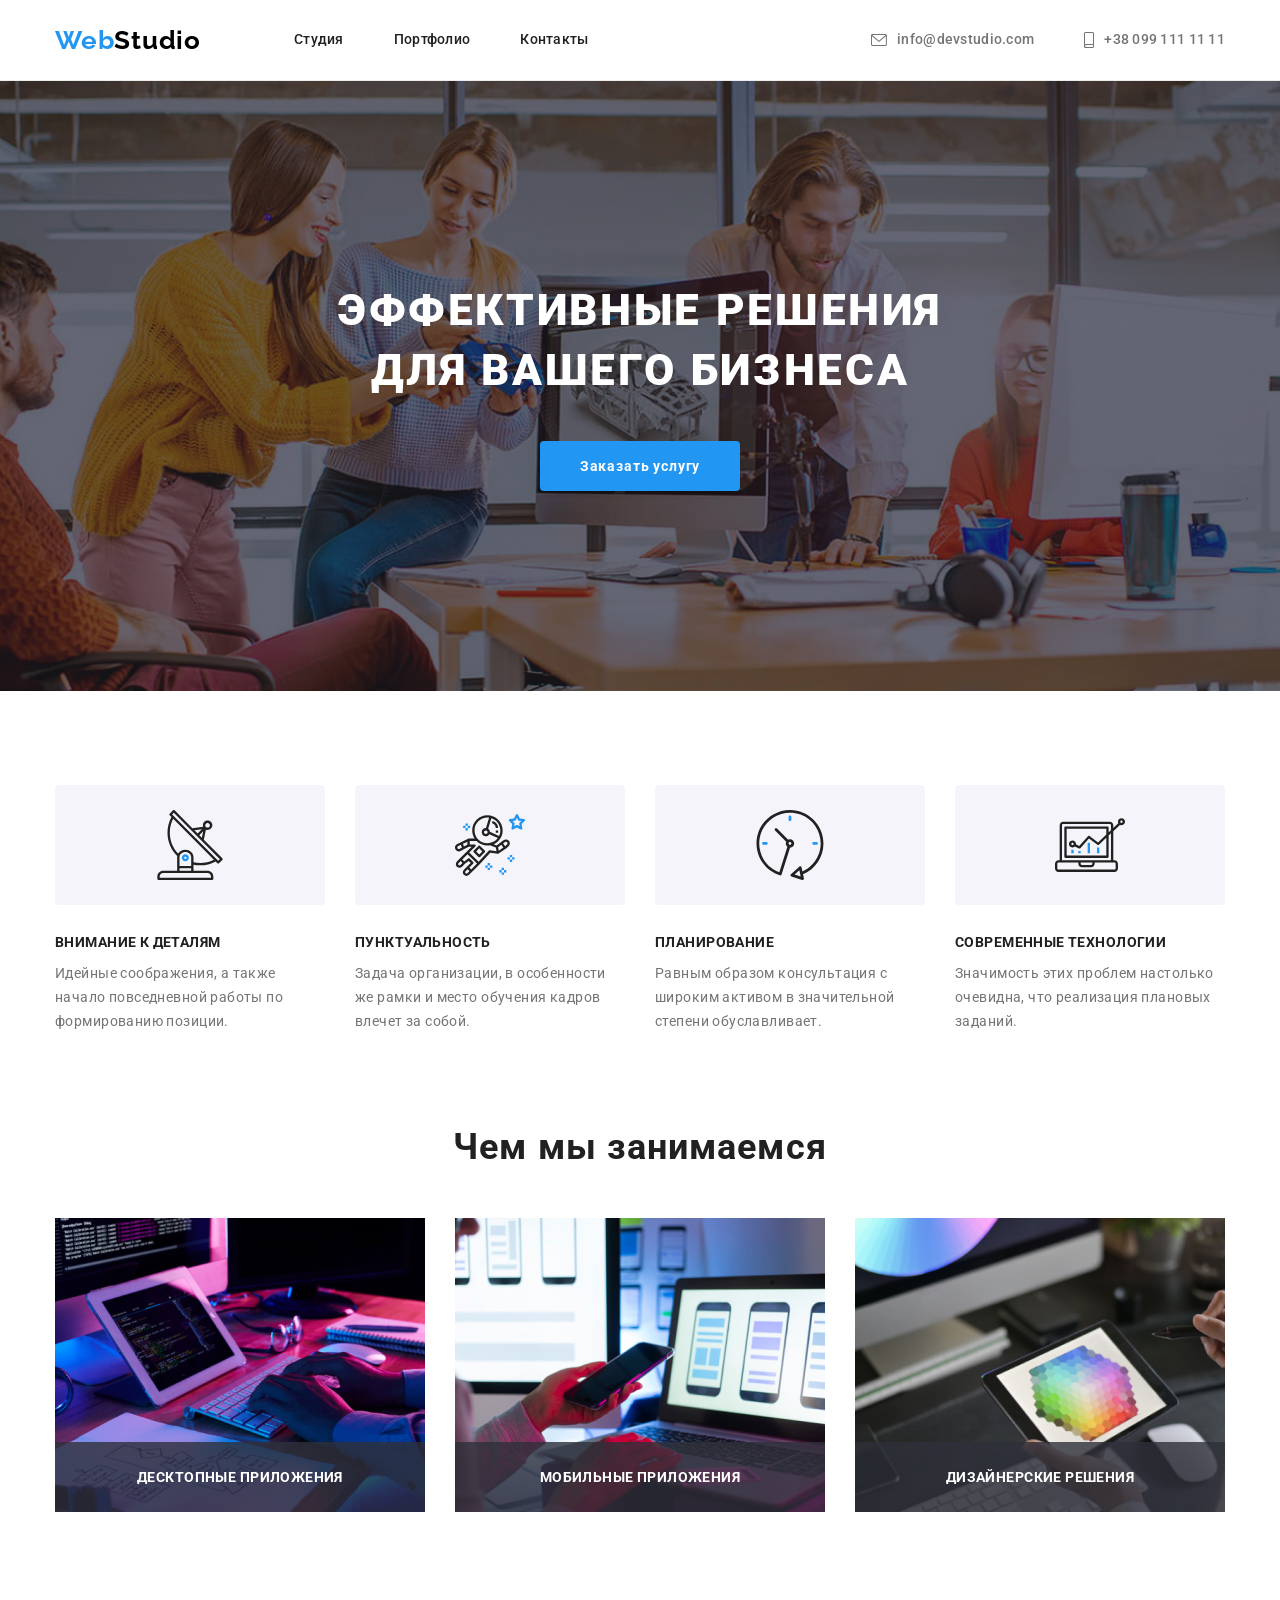
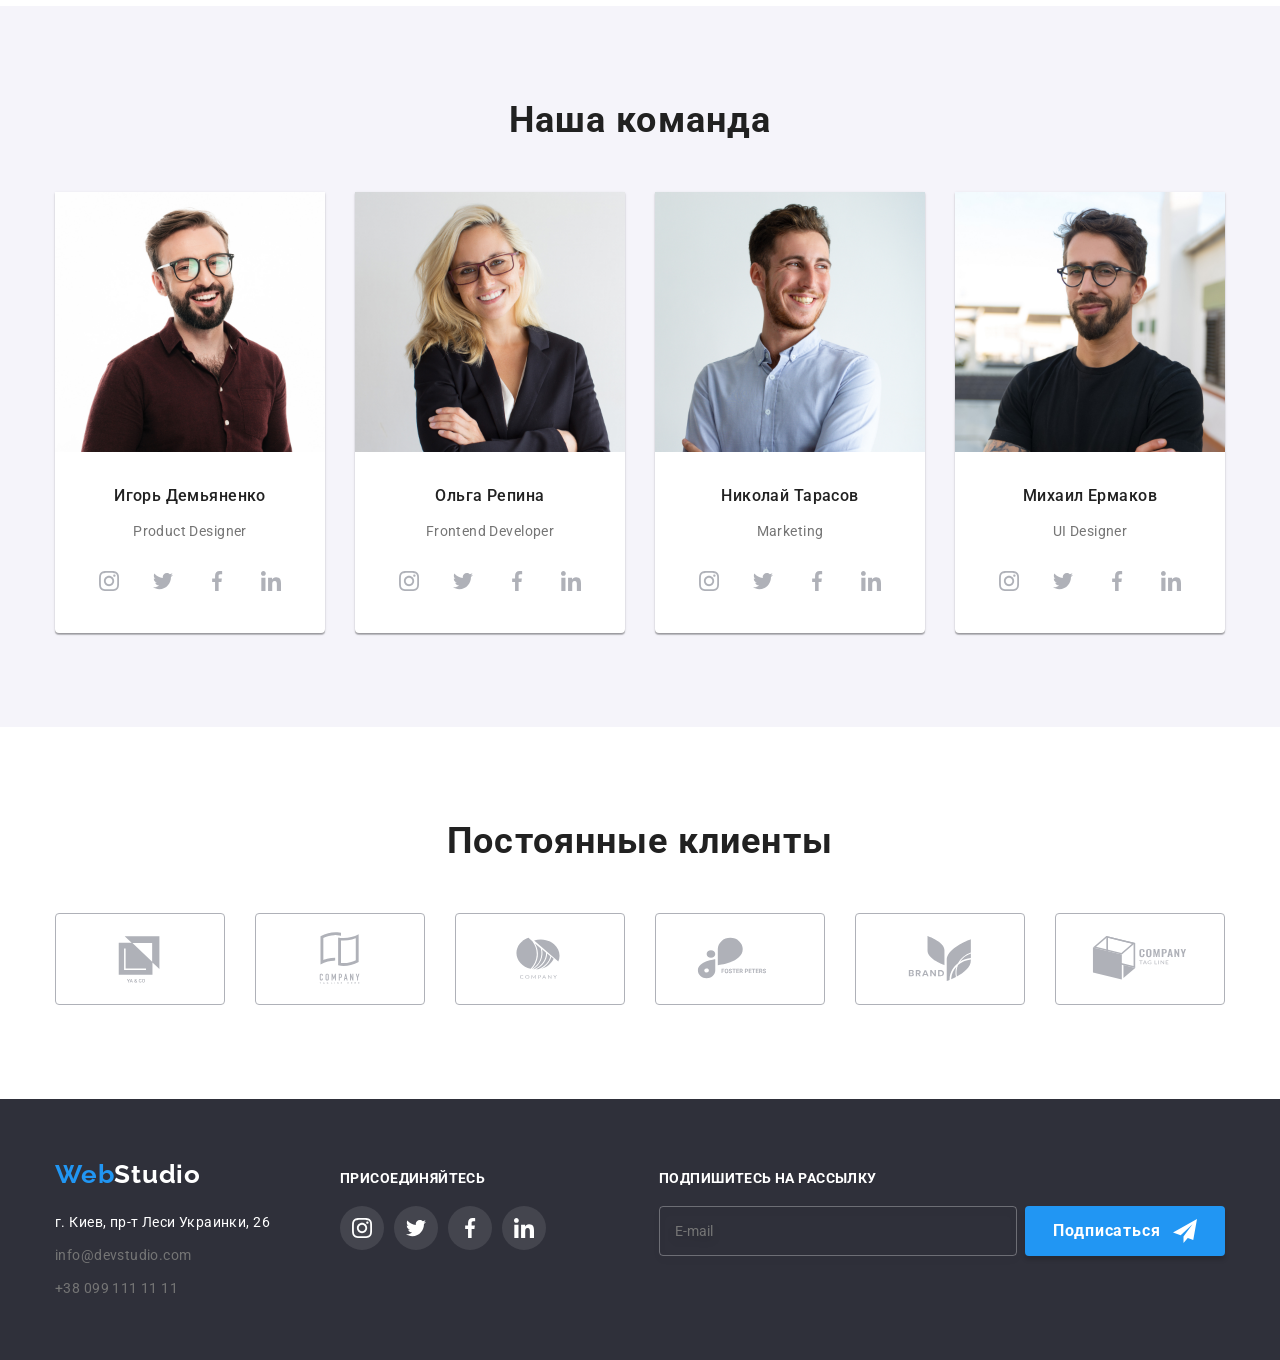
<file: index.html>
<!DOCTYPE html>
<html lang="ru">
  <head>
    <!-- METAs -->
    <meta charset="UTF-8" />
    <meta http-equiv="X-UA-Compatible" content="IE=edge" />
    <meta name="viewport" content="width=device-width, initial-scale=1.0" />
    <!-- TITLE -->
    <title>homepage | home_work6</title>
    <!-- FONTs -->
    <link rel="preconnect" href="https://fonts.googleapis.com" />
    <link rel="preconnect" href="https://fonts.gstatic.com" crossorigin />
    <link
      href="https://fonts.googleapis.com/css2?family=Raleway:wght@700&family=Roboto:wght@400;500;700;900&display=swap"
      rel="stylesheet"
    />
    <!-- Normalize -->
    <link
      rel="stylesheet"
      href="https://cdnjs.cloudflare.com/ajax/libs/modern-normalize/1.1.0/modern-normalize.css"
      integrity="sha512-Y0MM+V6ymRKN2zStTqzQ227DWhhp4Mzdo6gnlRnuaNCbc+YN/ZH0sBCLTM4M0oSy9c9VKiCvd4Jk44aCLrNS5Q=="
      crossorigin="anonymous"
      referrerpolicy="no-referrer"
    />
    <!-- STYLEs -->
    <link rel="stylesheet" href="./css/main.min.css" />
    <link rel="stylesheet" href="./css/styles.css" />
  </head>
  <body>
    <header class="header">
      <div class="container header-container">
        <a
          class="logo link"
          target="_blank"
          rel="noopener noreferer nofollow"
          href="index.html"
        >
          <!-- ОПЯТЬ В СПАНЕ НЕ ПОНЯТНО ЧТО ДЕЛАТЬ -->
          Web<span class="logo__dark">Studio</span>
        </a>
        <!-- ТУТ СТОЛБНЯК Я НЕ РАЗОБРАЛСЯ!!!!!!!!!!! В ЛИНКАХ -->
        <nav class="nav">
          <ul class="nav__list">
            <li class="nav__item">
              <a
                class="active-studio nav__link link"
                target="_blank"
                rel="noopener noreferer nofollow "
                href="index.html"
              >
                Студия
              </a>
            </li>
            <li class="nav__item">
              <a
                class="nav-menu-link link"
                target="_blank"
                rel="noopener noreferer nofollow"
                href="portfolio.html"
              >
                Портфолио
              </a>
            </li>
            <li class="nav__item">
              <a
                class="nav-menu-link link"
                target="_blank"
                rel="noopener noreferer nofollow"
                href="#"
              >
                Контакты
              </a>
            </li>
          </ul>
        </nav>
        <ul class="contacts__list">
          <li class="contacts__item">
            <a
              class="contacts__link link"
              target="_blank"
              rel="noopener noreferer nofollow"
              href="mailto:info@devstudio.com"
            >
              <svg class="contacts__icon" width="16" height="12">
                <use href="./images/icons.svg#envelope"></use>
              </svg>
              info@devstudio.com
            </a>
          </li>
          <li class="contacts__item">
            <a
              class="contacts__link link"
              target="_blank"
              rel="noopener noreferer nofollow"
              href="tel:+380991111111"
            >
              <svg class="contacts__icon" width="10" height="16">
                <use href="./images/icons.svg#smartphone"></use>
              </svg>
              +38 099 111 11 11
            </a>
          </li>
        </ul>
      </div>
    </header>

    <main>
      <!-- banner section -->
      <section class="banner">
        <div class="container">
          <h1 class="section__title">Эффективные решения для вашего бизнеса</h1>
          <button class="banner__button" type="button" data-modal-open>
            Заказать услугу
          </button>
        </div>
      </section>
      <!-- info section -->
      <section class="info">
        <div class="container">
          <ul class="info__list">
            <li class="info__item">
              <div class="info-box">
                <svg class="info__icon">
                  <use href="./images/icons.svg#antenna"></use>
                </svg>
              </div>
              <h2 class="info__title">Внимание к деталям</h2>
              <p class="info_p">
                Идейные соображения, а также начало повседневной работы по
                формированию позиции.
              </p>
            </li>
            <li class="info__item">
              <div class="info-box">
                <svg class="info__icon">
                  <use href="./images/icons.svg#astronaut"></use>
                </svg>
              </div>
              <h2 class="info__title">Пунктуальность</h2>
              <p class="info_p">
                Задача организации, в особенности же рамки и место обучения
                кадров влечет за собой.
              </p>
            </li>
            <li class="info__item">
              <div class="info-box">
                <svg class="info__icon">
                  <use href="./images/icons.svg#clock"></use>
                </svg>
              </div>
              <h2 class="info__title">Планирование</h2>
              <p class="info_p">
                Равным образом консультация с широким активом в значительной
                степени обуславливает.
              </p>
            </li>
            <li class="info__item">
              <div class="info-box">
                <svg class="info__icon">
                  <use href="./images/icons.svg#diagram"></use>
                </svg>
              </div>
              <h2 class="info__title">Современные технологии</h2>
              <p class="info_p">
                Значимость этих проблем настолько очевидна, что реализация
                плановых заданий.
              </p>
            </li>
          </ul>
        </div>
      </section>
      <!-- business section -->
      <section class="business">
        <div class="container">
          <h2 class="section__title">Чем мы занимаемся</h2>
          <ul class="business__list">
            <li class="business__item">
              <img
                class="business__img"
                src="./images/business/bussy1.jpg"
                width="370"
                alt="Фото с процессом кодинга. Разрабатываем"
              />
              <p class="business__name">Десктопные приложения</p>
            </li>
            <li class="business__item">
              <img
                class="business__img"
                src="./images/business/bussy2.jpg"
                width="370"
                alt="Фото  с настройкой продукта. Настраиваем"
              />
              <p class="business__name">Мобильные приложения</p>
            </li>
            <li class="business__item">
              <img
                class="business__img"
                src="./images/business/bussy3.jpg"
                width="370"
                alt="Фото рисунка с работой дизайнера. Розукрашиваем"
              />
              <p class="business__name">Дизайнерские решения</p>
            </li>
          </ul>
        </div>
      </section>
      <!-- team section -->
      <section class="team">
        <div class="container">
          <h2 class="section__title">Наша команда</h2>
          <ul class="team__list">
            <li class="team__item">
              <img
                class="team__img"
                src="./images/team/hum1.jpg"
                width="270"
                alt="Игорь Демьяненко Product Designer"
              />
              <div class="team-wrapper">
                <h3 class="team__name">Игорь Демьяненко</h3>
                <p class="position">Product Designer</p>
                <ul class="socials">
                  <li class="socials__item">
                    <a class="socials__link link" href="#">
                      <svg class="socials__icon" width="20" height="20">
                        <use href="./images/icons.svg#instagram"></use>
                      </svg>
                    </a>
                  </li>
                  <li class="socials__item">
                    <a class="socials__link link" href="#">
                      <svg class="socials__icon" width="20" height="20">
                        <use href="./images/icons.svg#twitter"></use>
                      </svg>
                    </a>
                  </li>
                  <li class="socials__item">
                    <a class="socials__link link" href="#">
                      <svg class="socials__icon" width="20" height="20">
                        <use href="./images/icons.svg#facebook"></use>
                      </svg>
                    </a>
                  </li>
                  <li class="socials__item">
                    <a class="socials__link link" href="#">
                      <svg class="socials__icon" width="20" height="20">
                        <use href="./images/icons.svg#linkedin"></use>
                      </svg>
                    </a>
                  </li>
                </ul>
              </div>
            </li>
            <li class="team__item">
              <img
                class="team__img"
                src="./images/team/hum2.jpg"
                width="270"
                alt="Ольга Репина Frontend Developer"
              />
              <div class="team-wrapper">
                <h3 class="team__name">Ольга Репина</h3>
                <p class="position">Frontend Developer</p>
                <ul class="socials">
                  <li class="socials__item">
                    <a class="socials__link link" href="#">
                      <svg class="socials__icon" width="20" height="20">
                        <use href="./images/icons.svg#instagram"></use>
                      </svg>
                    </a>
                  </li>
                  <li class="socials__item">
                    <a class="socials__link link" href="#">
                      <svg class="socials__icon" width="20" height="20">
                        <use href="./images/icons.svg#twitter"></use>
                      </svg>
                    </a>
                  </li>
                  <li class="socials__item">
                    <a class="socials__link link" href="#">
                      <svg class="socials__icon" width="20" height="20">
                        <use href="./images/icons.svg#facebook"></use>
                      </svg>
                    </a>
                  </li>
                  <li class="socials__item">
                    <a class="socials__link link" href="#">
                      <svg class="socials__icon" width="20" height="20">
                        <use href="./images/icons.svg#linkedin"></use>
                      </svg>
                    </a>
                  </li>
                </ul>
              </div>
            </li>
            <li class="team__item">
              <img
                class="team__img"
                src="./images/team/hum3.jpg"
                width="270"
                alt="Николай Тарасов Marketing"
              />
              <div class="team-wrapper">
                <h3 class="team__name">Николай Тарасов</h3>
                <p class="position">Marketing</p>
                <ul class="socials">
                  <li class="socials__item">
                    <a class="socials__link link" href="#">
                      <svg class="socials__icon" width="20" height="20">
                        <use href="./images/icons.svg#instagram"></use>
                      </svg>
                    </a>
                  </li>
                  <li class="socials__item">
                    <a class="socials__link link" href="#">
                      <svg class="socials__icon" width="20" height="20">
                        <use href="./images/icons.svg#twitter"></use>
                      </svg>
                    </a>
                  </li>
                  <li class="socials__item">
                    <a class="socials__link link" href="#">
                      <svg class="socials__icon" width="20" height="20">
                        <use href="./images/icons.svg#facebook"></use>
                      </svg>
                    </a>
                  </li>
                  <li class="socials__item">
                    <a class="socials__link link" href="#">
                      <svg class="socials__icon" width="20" height="20">
                        <use href="./images/icons.svg#linkedin"></use>
                      </svg>
                    </a>
                  </li>
                </ul>
              </div>
            </li>
            <li class="team__item">
              <img
                class="team__img"
                src="./images/team/hum4.jpg"
                width="270"
                alt="Михаил Ермаков UI Designer"
              />
              <div class="team-wrapper">
                <h3 class="team__name">Михаил Ермаков</h3>
                <p class="position">UI Designer</p>

                <ul class="socials">
                  <li class="socials__item">
                    <a class="socials__link link" href="#">
                      <svg class="socials__icon" width="20" height="20">
                        <use href="./images/icons.svg#instagram"></use>
                      </svg>
                    </a>
                  </li>
                  <li class="socials__item">
                    <a class="socials__link link" href="#">
                      <svg class="socials__icon" width="20" height="20">
                        <use href="./images/icons.svg#twitter"></use>
                      </svg>
                    </a>
                  </li>
                  <li class="socials__item">
                    <a class="socials__link link" href="#">
                      <svg class="socials__icon" width="20" height="20">
                        <use href="./images/icons.svg#facebook"></use>
                      </svg>
                    </a>
                  </li>
                  <li class="socials__item">
                    <a class="socials__link link" href="#">
                      <svg class="socials__icon" width="20" height="20">
                        <use href="./images/icons.svg#linkedin"></use>
                      </svg>
                    </a>
                  </li>
                </ul>
              </div>
            </li>
          </ul>
        </div>
      </section>
      <!-- clients section -->
      <section class="clients">
        <div class="container">
          <h2 class="section__title">Постоянные клиенты</h2>
          <ul class="clients__list">
            <li class="clients__item">
              <a
                class="clients__link"
                target="_blank"
                rel="noopener noreferer nofollow"
                href="#"
              >
                <svg class="clients__icon" width="106" height="60">
                  <use href="./images/icons.svg#logo-1"></use>
                </svg>
              </a>
            </li>
            <li class="clients__item">
              <a
                class="clients__link"
                target="_blank"
                rel="noopener noreferer nofollow"
                href="#"
              >
                <svg class="clients__icon" width="106" height="60">
                  <use href="./images/icons.svg#logo-2"></use>
                </svg>
              </a>
            </li>
            <li class="clients__item">
              <a
                class="clients__link"
                target="_blank"
                rel="noopener noreferer nofollow"
                href="#"
              >
                <svg class="clients__icon" width="106" height="60">
                  <use href="./images/icons.svg#logo-3"></use>
                </svg>
              </a>
            </li>
            <li class="clients__item">
              <a
                class="clients__link"
                target="_blank"
                rel="noopener noreferer nofollow"
                href="#"
              >
                <svg class="clients__icon" width="106" height="60">
                  <use href="./images/icons.svg#logo-4"></use>
                </svg>
              </a>
            </li>
            <li class="clients__item">
              <a
                class="clients__link"
                target="_blank"
                rel="noopener noreferer nofollow"
                href="#"
              >
                <svg class="clients__icon" width="106" height="60">
                  <use href="./images/icons.svg#logo-5"></use>
                </svg>
              </a>
            </li>
            <li class="clients__item">
              <a
                class="clients__link"
                target="_blank"
                rel="noopener noreferer nofollow"
                href="#"
              >
                <svg class="clients__icon" width="106" height="60">
                  <use href="./images/icons.svg#logo-6"></use>
                </svg>
              </a>
            </li>
          </ul>
        </div>
      </section>
    </main>

    <footer class="footer">
      <div class="container footer-container">
        <!-- footer address -->
        <div class="footer-address">
          <a
            class="logo link"
            target="_blank"
            rel="noopener noreferer nofollow"
            href="index.html"
          >
            <!-- ТУТ ТОЖЕ ЗАТУП С КЛАССОМ В СПАНЕ!!!! -->
            Web<span class="logo__light">Studio</span>
          </a>
          <address class="address">
            <a
              class="address__location link"
              target="_blank"
              href="https://goo.gl/maps/Lm4q9FQ3WHK1BDp89"
              rel="noopener noreferrer"
            >
              г. Киев, пр-т Леси Украинки, 26</a
            >

            <a class="address__contacts link" href="mailto:info@devstudio.com">
              info@devstudio.com
            </a>

            <a
              class="address__contacts link"
              target="_blank"
              rel="noopener noreferer nofollow"
              href="tel:+380991111111"
            >
              +38 099 111 11 11
            </a>
          </address>
        </div>

        <!-- footer socials -->
        <div class="footer-wrapper">
          <h2 class="footer-title">присоединяйтесь</h2>
          <ul class="socials">
            <li class="socials__item">
              <a class="footer-socials-link socials__link link" href="#">
                <svg class="socials__icon" width="20" height="20">
                  <use href="./images/icons.svg#instagram"></use>
                </svg>
              </a>
            </li>
            <li class="socials__item">
              <a class="footer-socials-link socials__link link" href="#">
                <svg class="socials__icon" width="20" height="20">
                  <use href="./images/icons.svg#twitter"></use>
                </svg>
              </a>
            </li>
            <li class="socials__item">
              <a class="footer-socials-link socials__link link" href="#">
                <svg class="socials__icon" width="20" height="20">
                  <use href="./images/icons.svg#facebook"></use>
                </svg>
              </a>
            </li>
            <li class="socials__item">
              <a class="footer-socials-link socials__link link" href="#">
                <svg class="socials__icon" width="20" height="20">
                  <use href="./images/icons.svg#linkedin"></use>
                </svg>
              </a>
            </li>
          </ul>
        </div>

        <!-- footer form -->
        <div class="footer-form">
          <h2 class="footer-title">ПОДПИШИТЕСЬ НА РАССЫЛКУ</h2>
          <form class="form-footer">
            <label class="lable-footer">
              <input
                class="input-footer"
                type="email"
                placeholder="E-mail"
                name="user-name"
                required
              />
            </label>
            <button class="modal-footer-button" type="submit">
              Подписаться
              <svg class="svg-modal-button">
                <use
                  href="./images/icons-for-modal/symbol-defs-send.svg#icon-icon-send"
                ></use>
              </svg>
            </button>
          </form>
        </div>
      </div>
    </footer>

    <div class="backdrop is-hidden" data-modal>
      <div class="modal">
        <button class="modal-button" type="button" data-modal-close>
          <svg class="modal-button-icons" width="18" height="18">
            <use href="./images/icons.svg#icon-close"></use>
          </svg>
        </button>

        <form class="modal-form">
          <strong class="modal-form__title"
            >Оставьте свои данные, мы вам перезвоним</strong
          >

          <label class="modal-form__group">
            <span class="modal-form__lable">Имя</span>
            <input
              class="modal-form__input"
              placeholder=" "
              type="text"
              name="user-name"
              required
            />
            <svg class="icon-modal__name" width="18" height="18">
              <use
                href="./images/icons-for-modal/symbol-defs.svg#icon-person-black"
              ></use>
            </svg>
          </label>

          <label class="modal-form__group">
            <span class="modal-form__lable">Телефон</span>
            <input
              class="modal-form__input"
              placeholder=" "
              type="tel"
              name="user-number"
              required
            />
            <svg class="icon-modal__name" width="18" height="18">
              <use
                href="./images/icons-for-modal/symbol-defs.svg#icon-phone-black"
              ></use>
            </svg>
          </label>

          <label class="modal-form__group">
            <span class="modal-form__lable">Почта</span>
            <input
              class="modal-form__input"
              placeholder=" "
              type="email"
              name="user-mail"
              required
            />
            <svg class="icon-modal__name" width="18" height="18">
              <use
                href="./images/icons-for-modal/symbol-defs.svg#icon-email-black"
              ></use>
            </svg>
          </label>

          <label>
            <span class="modal-form__lable">Коментарий</span>
            <textarea
              class="modal-form__textera"
              name="Coment"
              rows="5"
              placeholder="Введите текст..."
            ></textarea>
          </label>

          <label class="modal-form__agreement">
            <input
              class="modal-checkbox visually-hidden"
              type="checkbox"
              name="user-accept"
              value="accept-Условия договора"
            />
            <svg class="modal-icon" width="16" height="15">
              <use
                class="modal-icon__check"
                href="./images/icons.svg#icon-check"
              ></use>
              <use
                class="modal-icon__uncheck"
                href="./images/icons.svg#icon-uncheck"
              ></use>
            </svg>

            <span class="chek-accept"
              >Соглашаюсь с рассылкой и принимаю
              <a class="chek-accept-link" href="">Условия договора</a></span
            >
          </label>

          <button class="bth-submit-modal" type="submit">Отправить</button>
        </form>
      </div>
    </div>

    <script src="./js/modal.js"></script>
  </body>
</html>
</file>
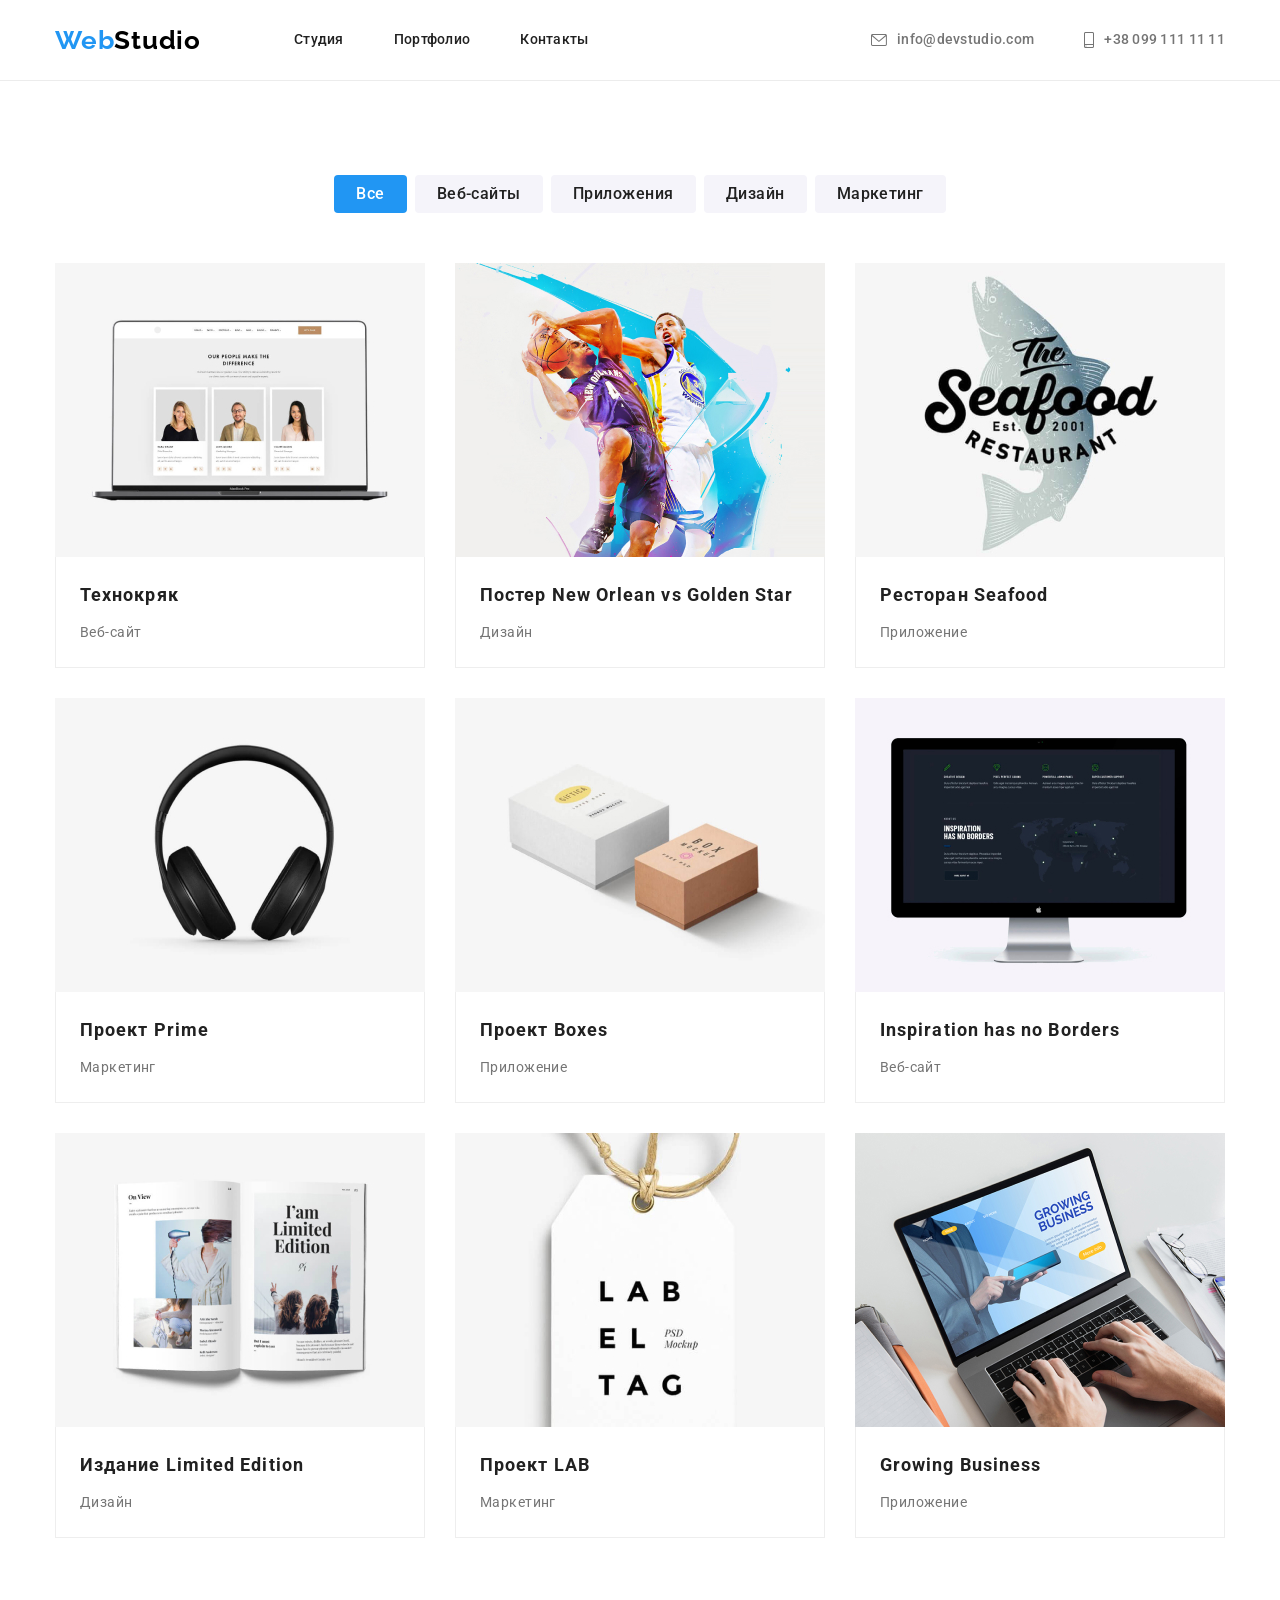
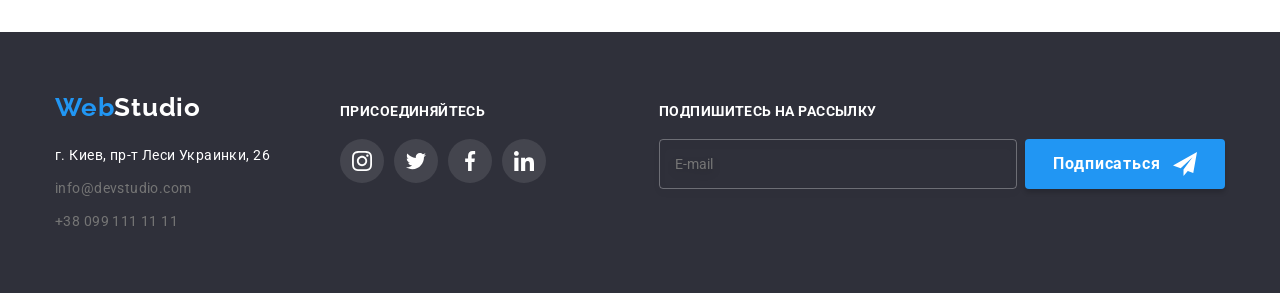
<file: portfolio.html>
<!DOCTYPE html>
<html lang="ru">
  <head>
    <!-- METAs -->
    <meta charset="UTF-8" />
    <meta http-equiv="X-UA-Compatible" content="IE=edge" />
    <meta name="viewport" content="width=device-width, initial-scale=1.0" />
    <!-- TITLE -->
    <title>portfolio | home_work6</title>
    <!-- FONTs -->
    <link rel="preconnect" href="https://fonts.googleapis.com" />
    <link rel="preconnect" href="https://fonts.gstatic.com" crossorigin />
    <link
      href="https://fonts.googleapis.com/css2?family=Raleway:wght@700&family=Roboto:wght@400;500;700;900&display=swap"
      rel="stylesheet"
    />
    <!-- Normalize -->
    <link
      rel="stylesheet"
      href="https://cdnjs.cloudflare.com/ajax/libs/modern-normalize/1.1.0/modern-normalize.css"
      integrity="sha512-Y0MM+V6ymRKN2zStTqzQ227DWhhp4Mzdo6gnlRnuaNCbc+YN/ZH0sBCLTM4M0oSy9c9VKiCvd4Jk44aCLrNS5Q=="
      crossorigin="anonymous"
      referrerpolicy="no-referrer"
    />
    <!-- STYLEs -->
    <link rel="stylesheet" href="./css/main.min.css" />
    <link rel="stylesheet" href="./css/styles.css" />
  </head>
  <body>
    <!--ШАПКА-->
    <header class="header">
      <div class="container header-container">
        <a
          class="logo link"
          target="_blank"
          rel="noopener noreferer nofollow"
          href="index.html"
        >
          <!-- ОПЯТЬ В СПАНЕ НЕ ПОНЯТНО ЧТО ДЕЛАТЬ -->
          Web<span class="logo__dark">Studio</span>
        </a>
        <!-- ТУТ СТОЛБНЯК Я НЕ РАЗОБРАЛСЯ!!!!!!!!!!! В ЛИНКАХ -->
        <nav class="nav">
          <ul class="nav__list">
            <li class="nav__item">
              <a
                class="active-studio nav__link link"
                target="_blank"
                rel="noopener noreferer nofollow "
                href="index.html"
              >
                Студия
              </a>
            </li>
            <li class="nav__item">
              <a
                class="nav-menu-link link"
                target="_blank"
                rel="noopener noreferer nofollow"
                href="portfolio.html"
              >
                Портфолио
              </a>
            </li>
            <li class="nav__item">
              <a
                class="nav-menu-link link"
                target="_blank"
                rel="noopener noreferer nofollow"
                href="#"
              >
                Контакты
              </a>
            </li>
          </ul>
        </nav>
        <ul class="contacts__list">
          <li class="contacts__item">
            <a
              class="contacts__link link"
              target="_blank"
              rel="noopener noreferer nofollow"
              href="mailto:info@devstudio.com"
            >
              <svg class="contacts__icon" width="16" height="12">
                <use href="./images/icons.svg#envelope"></use>
              </svg>
              info@devstudio.com
            </a>
          </li>
          <li class="contacts__item">
            <a
              class="contacts__link link"
              target="_blank"
              rel="noopener noreferer nofollow"
              href="tel:+380991111111"
            >
              <svg class="contacts__icon" width="10" height="16">
                <use href="./images/icons.svg#smartphone"></use>
              </svg>
              +38 099 111 11 11
            </a>
          </li>
        </ul>
      </div>
    </header>
    <!-- СЕКЦИЯ КНОПОК -->
    <section class="portfolio">
      <div class="container">
        <ul class="portfolio__filter">
          <li class="portfolio__filter-item">
            <button class="portfolio__button active" type="button">Все</button>
          </li>
          <li class="portfolio__filter-item">
            <button class="portfolio__button" type="button">Веб-сайты</button>
          </li>
          <li class="portfolio__filter-item">
            <button class="portfolio__button" type="button">Приложения</button>
          </li>
          <li class="portfolio__filter-item">
            <button class="portfolio__button" type="button">Дизайн</button>
          </li>
          <li class="portfolio__filter-item">
            <button class="portfolio__button" type="button">Маркетинг</button>
          </li>
        </ul>
        <!-- СЕКЦИЯ КАРТОЧЕК -->
        <ul class="portfolio__cards">
          <li class="portfolio__item">
            <a class="portfolio__link link" href="">
              <div class="portfolio__wrapper">
                <img
                  class="portfolio__img"
                  src="./images/portfolio/potfolio1.jpg"
                  width="370"
                  alt="Веб-сайт"
                />
                <p class="overlay">
                  Ресурс предлагает комплексные предложения с разным уровнем
                  функционала и сервисов. Все это позволит посетителю получить
                  исчерпывающие сведения о компании или частном лице.
                </p>
              </div>
              <div class="portfolio__desc">
                <h3 class="portfolio__title">Технокряк</h3>
                <p class="portfolio__text">Веб-сайт</p>
              </div>
            </a>
          </li>
          <li class="portfolio__item">
            <a class="portfolio__link link" href="">
              <div class="portfolio__wrapper">
                <img
                  class="portfolio__img"
                  src="./images/portfolio/potfolio2.jpg"
                  width="370"
                  alt="Дизайн"
                />
                <p class="overlay">
                  Ресурс предлагает комплексные предложения с разным уровнем
                  функционала и сервисов. Все это позволит посетителю получить
                  исчерпывающие сведения о компании или частном лице.
                </p>
              </div>
              <div class="portfolio__desc">
                <h3 class="portfolio__title">
                  Постер New Orlean vs Golden Star
                </h3>
                <p class="portfolio__text">Дизайн</p>
              </div>
            </a>
          </li>
          <li class="portfolio__item">
            <a class="portfolio__link link" href="">
              <div class="portfolio__wrapper">
                <img
                  class="portfolio__img"
                  src="./images/portfolio/potfolio3.jpg"
                  width="370"
                  alt="Приложение"
                />
                <p class="overlay">
                  Ресурс предлагает комплексные предложения с разным уровнем
                  функционала и сервисов. Все это позволит посетителю получить
                  исчерпывающие сведения о компании или частном лице.
                </p>
              </div>
              <div class="portfolio__desc">
                <h3 class="portfolio__title">Ресторан Seafood</h3>
                <p class="portfolio__text">Приложение</p>
              </div>
            </a>
          </li>
          <li class="portfolio__item">
            <a class="portfolio__link link" href="">
              <div class="portfolio__wrapper">
                <img
                  class="portfolio__img"
                  src="./images/portfolio/potfolio4.jpg"
                  width="370"
                  alt="Маркетинг"
                />
                <p class="overlay">
                  Ресурс предлагает комплексные предложения с разным уровнем
                  функционала и сервисов. Все это позволит посетителю получить
                  исчерпывающие сведения о компании или частном лице.
                </p>
              </div>
              <div class="portfolio__desc">
                <h3 class="portfolio__title">Проект Prime</h3>
                <p class="portfolio__text">Маркетинг</p>
              </div>
            </a>
          </li>
          <li class="portfolio__item">
            <a class="portfolio__link link" href="">
              <div class="portfolio__wrapper">
                <img
                  class="portfolio__img"
                  src="./images/portfolio/potfolio5.jpg"
                  width="370"
                  alt="Приложение"
                />
                <p class="overlay">
                  Ресурс предлагает комплексные предложения с разным уровнем
                  функционала и сервисов. Все это позволит посетителю получить
                  исчерпывающие сведения о компании или частном лице.
                </p>
              </div>
              <div class="portfolio__desc">
                <h3 class="portfolio__title">Проект Boxes</h3>
                <p class="portfolio__text">Приложение</p>
              </div>
            </a>
          </li>
          <li class="portfolio__item">
            <a class="portfolio__link link" href="">
              <div class="portfolio__wrapper">
                <img
                  class="portfolio__img"
                  src="./images/portfolio/potfolio6.jpg"
                  width="370"
                  alt="Веб-сайт"
                />
                <p class="overlay">
                  Ресурс предлагает комплексные предложения с разным уровнем
                  функционала и сервисов. Все это позволит посетителю получить
                  исчерпывающие сведения о компании или частном лице.
                </p>
              </div>
              <div class="portfolio__desc">
                <h3 class="portfolio__title">Inspiration has no Borders</h3>
                <p class="portfolio__text">Веб-сайт</p>
              </div>
            </a>
          </li>
          <li class="portfolio__item">
            <a class="portfolio__link link" href="">
              <div class="portfolio__wrapper">
                <img
                  class="portfolio__img"
                  src="./images/portfolio/potfolio7.jpg"
                  alt="Дизайн"
                />
                <p class="overlay">
                  Ресурс предлагает комплексные предложения с разным уровнем
                  функционала и сервисов. Все это позволит посетителю получить
                  исчерпывающие сведения о компании или частном лице.
                </p>
              </div>
              <div class="portfolio__desc">
                <h3 class="portfolio__title">Издание Limited Edition</h3>
                <p class="portfolio__text">Дизайн</p>
              </div>
            </a>
          </li>
          <li class="portfolio__item">
            <a class="portfolio__link link" href="">
              <div class="portfolio__wrapper">
                <img
                  class="portfolio__img"
                  src="./images/portfolio/potfolio8.jpg"
                  width="370"
                  alt="Маркетинг"
                />
                <p class="overlay">
                  Ресурс предлагает комплексные предложения с разным уровнем
                  функционала и сервисов. Все это позволит посетителю получить
                  исчерпывающие сведения о компании или частном лице.
                </p>
              </div>
              <div class="portfolio__desc">
                <h3 class="portfolio__title">Проект LAB</h3>
                <p class="portfolio__text">Маркетинг</p>
              </div>
            </a>
          </li>
          <li class="portfolio__item">
            <a class="portfolio__link link" href="">
              <div class="portfolio__wrapper">
                <img
                  class="portfolio__img"
                  src="./images/portfolio/potfolio9.jpg"
                  width="370"
                  alt="Приложение"
                />
                <p class="overlay">
                  Ресурс предлагает комплексные предложения с разным уровнем
                  функционала и сервисов. Все это позволит посетителю получить
                  исчерпывающие сведения о компании или частном лице.
                </p>
              </div>
              <div class="portfolio__desc">
                <h3 class="portfolio__title">Growing Business</h3>
                <p class="portfolio__text">Приложение</p>
              </div>
            </a>
          </li>
        </ul>
      </div>
    </section>

    <footer class="footer">
      <div class="container footer-container">
        <!-- footer address -->
        <div class="footer-address">
          <a
            class="logo link"
            target="_blank"
            rel="noopener noreferer nofollow"
            href="index.html"
          >
            <!-- ТУТ ТОЖЕ ЗАТУП С КЛАССОМ В СПАНЕ!!!! -->
            Web<span class="logo__light">Studio</span>
          </a>
          <address class="address">
            <a
              class="address__location link"
              target="_blank"
              href="https://goo.gl/maps/Lm4q9FQ3WHK1BDp89"
              rel="noopener noreferrer"
            >
              г. Киев, пр-т Леси Украинки, 26</a
            >

            <a class="address__contacts link" href="mailto:info@devstudio.com">
              info@devstudio.com
            </a>

            <a
              class="address__contacts link"
              target="_blank"
              rel="noopener noreferer nofollow"
              href="tel:+380991111111"
            >
              +38 099 111 11 11
            </a>
          </address>
        </div>

        <!-- footer socials -->
        <div class="footer-wrapper">
          <h2 class="footer-title">присоединяйтесь</h2>
          <ul class="socials">
            <li class="socials__item">
              <a class="footer-socials-link socials__link link" href="#">
                <svg class="socials__icon" width="20" height="20">
                  <use href="./images/icons.svg#instagram"></use>
                </svg>
              </a>
            </li>
            <li class="socials__item">
              <a class="footer-socials-link socials__link link" href="#">
                <svg class="socials__icon" width="20" height="20">
                  <use href="./images/icons.svg#twitter"></use>
                </svg>
              </a>
            </li>
            <li class="socials__item">
              <a class="footer-socials-link socials__link link" href="#">
                <svg class="socials__icon" width="20" height="20">
                  <use href="./images/icons.svg#facebook"></use>
                </svg>
              </a>
            </li>
            <li class="socials__item">
              <a class="footer-socials-link socials__link link" href="#">
                <svg class="socials__icon" width="20" height="20">
                  <use href="./images/icons.svg#linkedin"></use>
                </svg>
              </a>
            </li>
          </ul>
        </div>

        <!-- footer form -->
        <div class="footer-form">
          <h2 class="footer-title">ПОДПИШИТЕСЬ НА РАССЫЛКУ</h2>
          <form class="form-footer">
            <label class="lable-footer">
              <input
                class="input-footer"
                type="email"
                placeholder="E-mail"
                name="user-name"
                required
              />
            </label>
            <button class="modal-footer-button" type="submit">
              Подписаться
              <svg class="svg-modal-button">
                <use
                  href="./images/icons-for-modal/symbol-defs-send.svg#icon-icon-send"
                ></use>
              </svg>
            </button>
          </form>
        </div>
      </div>
    </footer>
  </body>
</html>
</file>
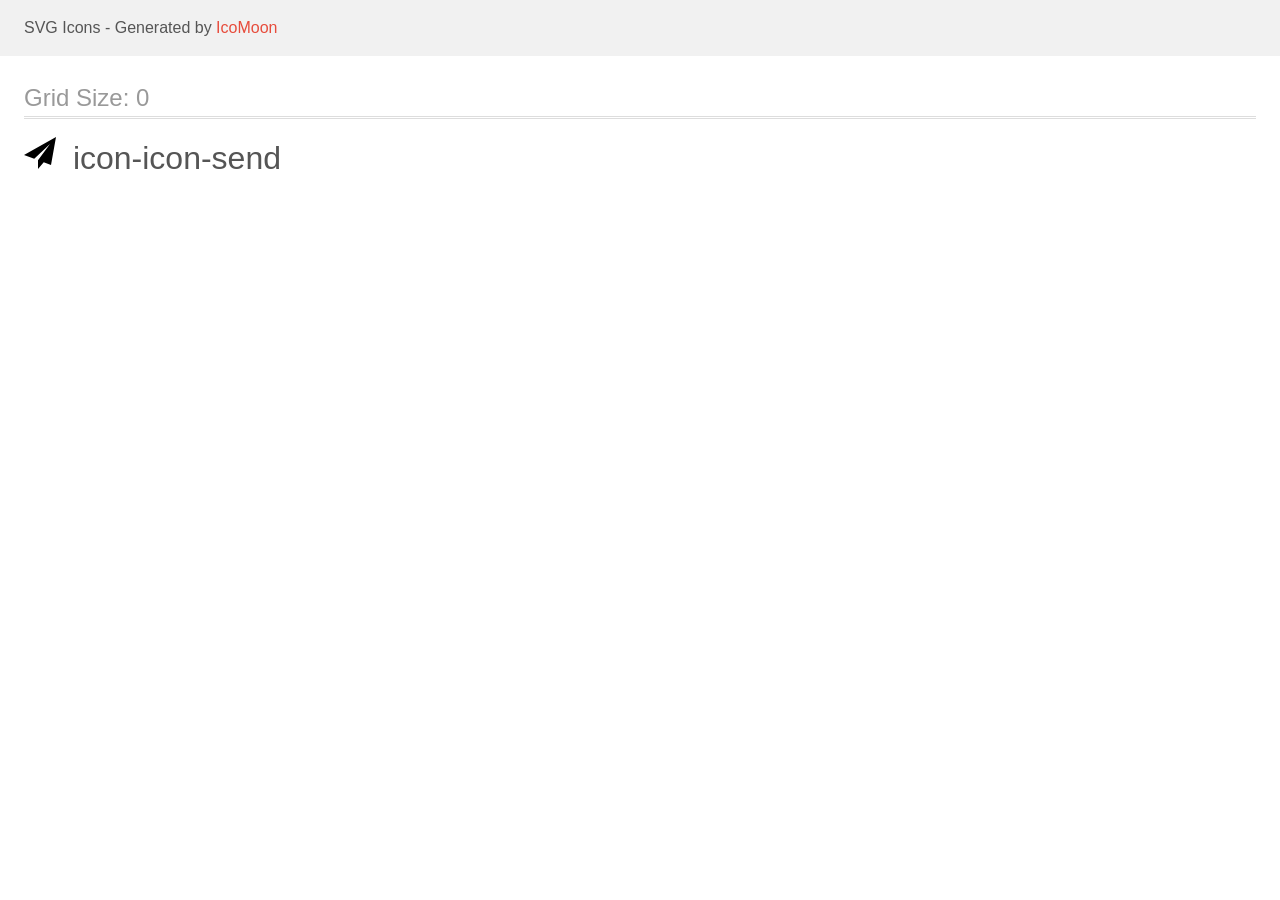
<file: images/icons-for-modal/icomoon-send/demo.html>
<!doctype html>
<html>
<head>
    <title>IcoMoon - SVG Icons</title>
    <meta charset="utf-8">
    <meta name="viewport" content="width=device-width, initial-scale=1">
    <link rel="stylesheet" href="demo-files/demo.css">
    <link rel="stylesheet" href="style.css">
</head>
<body>
<svg aria-hidden="true" style="position: absolute; width: 0; height: 0; overflow: hidden;" version="1.1" xmlns="http://www.w3.org/2000/svg" xmlns:xlink="http://www.w3.org/1999/xlink">
<defs>
<symbol id="icon-icon-send" viewBox="0 0 32 32">
<path d="M32 0l-32 18 10.227 3.788 15.773-14.788-11.998 16.186 0.010 0.004-0.012-0.004v8.814l5.735-6.691 7.265 2.691 5-28z"></path>
</symbol>
</defs>
</svg>

<header class="bgc1 clearfix">
<div class="mhl">
    <p>SVG Icons - Generated by <a href="https://icomoon.io/app">IcoMoon</a></p>
</div>
</header>
    <div class="clearfix mhl ptl">
        <h1 class="mvm mtn fgc1">Grid Size: 0</h1>
        <div class="glyph fs1">
            <div class="clearfix pbs">
                <svg class="icon icon-icon-send"><use xlink:href="#icon-icon-send"></use></svg><span class="name"> icon-icon-send</span>
            </div>
        </div>
  </div>
<script defer src="svgxuse.js"></script>
</body>
</html>
</file>
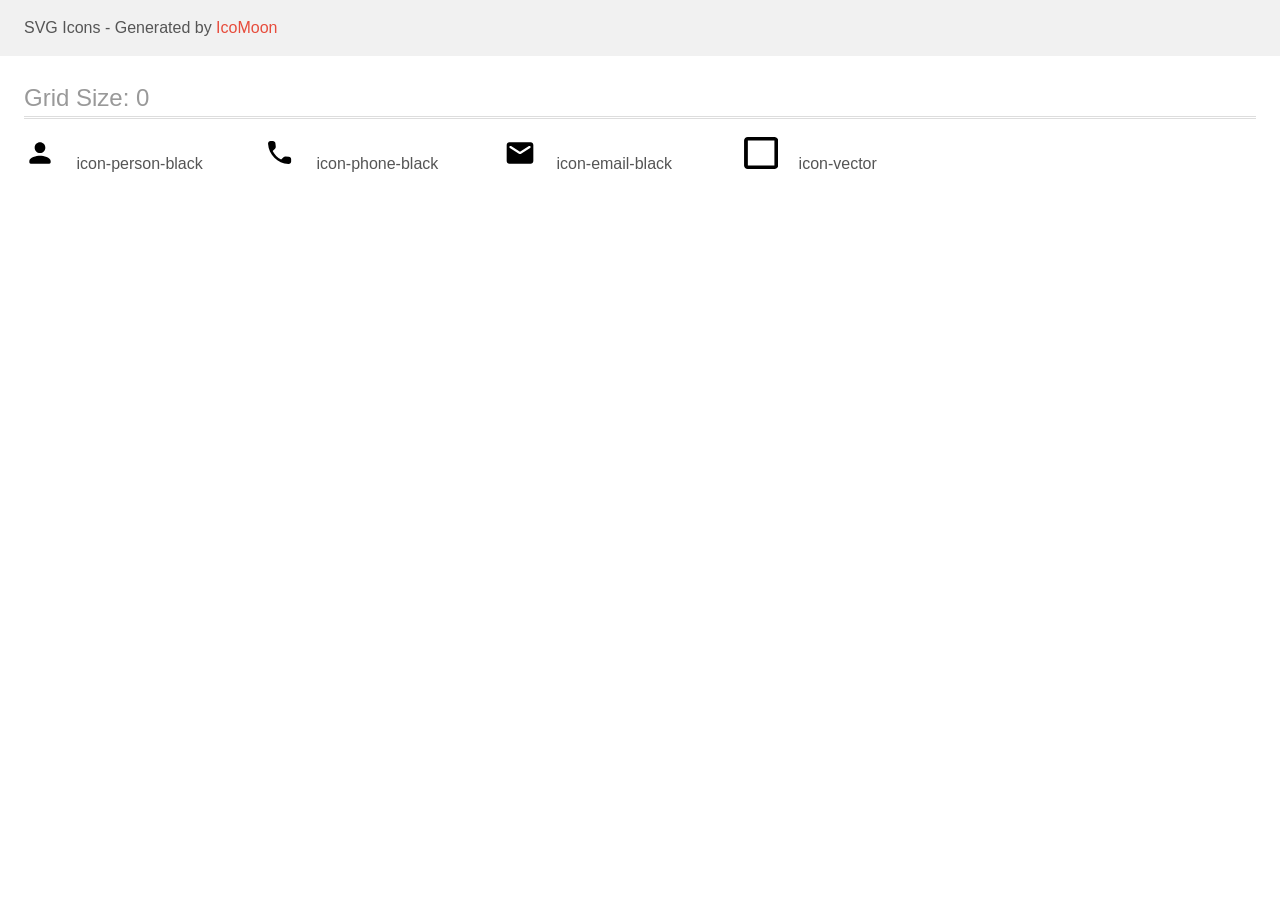
<file: images/icons-for-modal/icomoon/demo.html>
<!doctype html>
<html>
<head>
    <title>IcoMoon - SVG Icons</title>
    <meta charset="utf-8">
    <meta name="viewport" content="width=device-width, initial-scale=1">
    <link rel="stylesheet" href="demo-files/demo.css">
    <link rel="stylesheet" href="style.css">
</head>
<body>
<svg aria-hidden="true" style="position: absolute; width: 0; height: 0; overflow: hidden;" version="1.1" xmlns="http://www.w3.org/2000/svg" xmlns:xlink="http://www.w3.org/1999/xlink">
<defs>
<symbol id="icon-person-black" viewBox="0 0 32 32">
<path d="M16 16c2.947 0 5.333-2.387 5.333-5.333s-2.387-5.333-5.333-5.333c-2.947 0-5.333 2.387-5.333 5.333s2.387 5.333 5.333 5.333zM16 18.667c-3.56 0-10.667 1.787-10.667 5.333v1.333c0 0.733 0.6 1.333 1.333 1.333h18.667c0.733 0 1.333-0.6 1.333-1.333v-1.333c0-3.547-7.107-5.333-10.667-5.333z"></path>
</symbol>
<symbol id="icon-phone-black" viewBox="0 0 32 32">
<path d="M24.882 19.773l-3.268-0.373c-0.785-0.090-1.557 0.18-2.11 0.733l-2.367 2.367c-3.641-1.853-6.626-4.825-8.478-8.478l2.38-2.38c0.553-0.553 0.823-1.325 0.733-2.11l-0.373-3.242c-0.154-1.299-1.248-2.277-2.56-2.277h-2.226c-1.454 0-2.663 1.209-2.573 2.663 0.682 10.987 9.469 19.761 20.443 20.443 1.454 0.090 2.663-1.119 2.663-2.573v-2.226c0.013-1.3-0.965-2.393-2.264-2.547z"></path>
</symbol>
<symbol id="icon-email-black" viewBox="0 0 32 32">
<path d="M26.667 5.333h-21.333c-1.467 0-2.653 1.2-2.653 2.667l-0.013 16c0 1.467 1.2 2.667 2.667 2.667h21.333c1.467 0 2.667-1.2 2.667-2.667v-16c0-1.467-1.2-2.667-2.667-2.667zM26.133 11l-9.427 5.893c-0.427 0.267-0.987 0.267-1.413 0l-9.427-5.893c-0.333-0.213-0.533-0.573-0.533-0.96 0-0.893 0.973-1.427 1.733-0.96l8.933 5.587 8.933-5.587c0.76-0.467 1.733 0.067 1.733 0.96 0 0.387-0.2 0.747-0.533 0.96z"></path>
</symbol>
<symbol id="icon-vector" viewBox="0 0 34 32">
<path d="M30.341 3.556v24.889h-26.548v-24.889h26.548zM30.341 0h-26.548c-2.086 0-3.793 1.6-3.793 3.556v24.889c0 1.956 1.707 3.556 3.793 3.556h26.548c2.086 0 3.793-1.6 3.793-3.556v-24.889c0-1.956-1.707-3.556-3.793-3.556z"></path>
</symbol>
</defs>
</svg>

<header class="bgc1 clearfix">
<div class="mhl">
    <p>SVG Icons - Generated by <a href="https://icomoon.io/app">IcoMoon</a></p>
</div>
</header>
    <div class="clearfix mhl ptl">
        <h1 class="mvm mtn fgc1">Grid Size: 0</h1>
        <div class="glyph fs1">
            <div class="clearfix pbs">
                <svg class="icon icon-person-black"><use xlink:href="#icon-person-black"></use></svg><span class="name"> icon-person-black</span>
            </div>
        </div>
        <div class="glyph fs1">
            <div class="clearfix pbs">
                <svg class="icon icon-phone-black"><use xlink:href="#icon-phone-black"></use></svg><span class="name"> icon-phone-black</span>
            </div>
        </div>
        <div class="glyph fs1">
            <div class="clearfix pbs">
                <svg class="icon icon-email-black"><use xlink:href="#icon-email-black"></use></svg><span class="name"> icon-email-black</span>
            </div>
        </div>
        <div class="glyph fs1">
            <div class="clearfix pbs">
                <svg class="icon icon-vector"><use xlink:href="#icon-vector"></use></svg><span class="name"> icon-vector</span>
            </div>
        </div>
  </div>
<script defer src="svgxuse.js"></script>
</body>
</html>
</file>
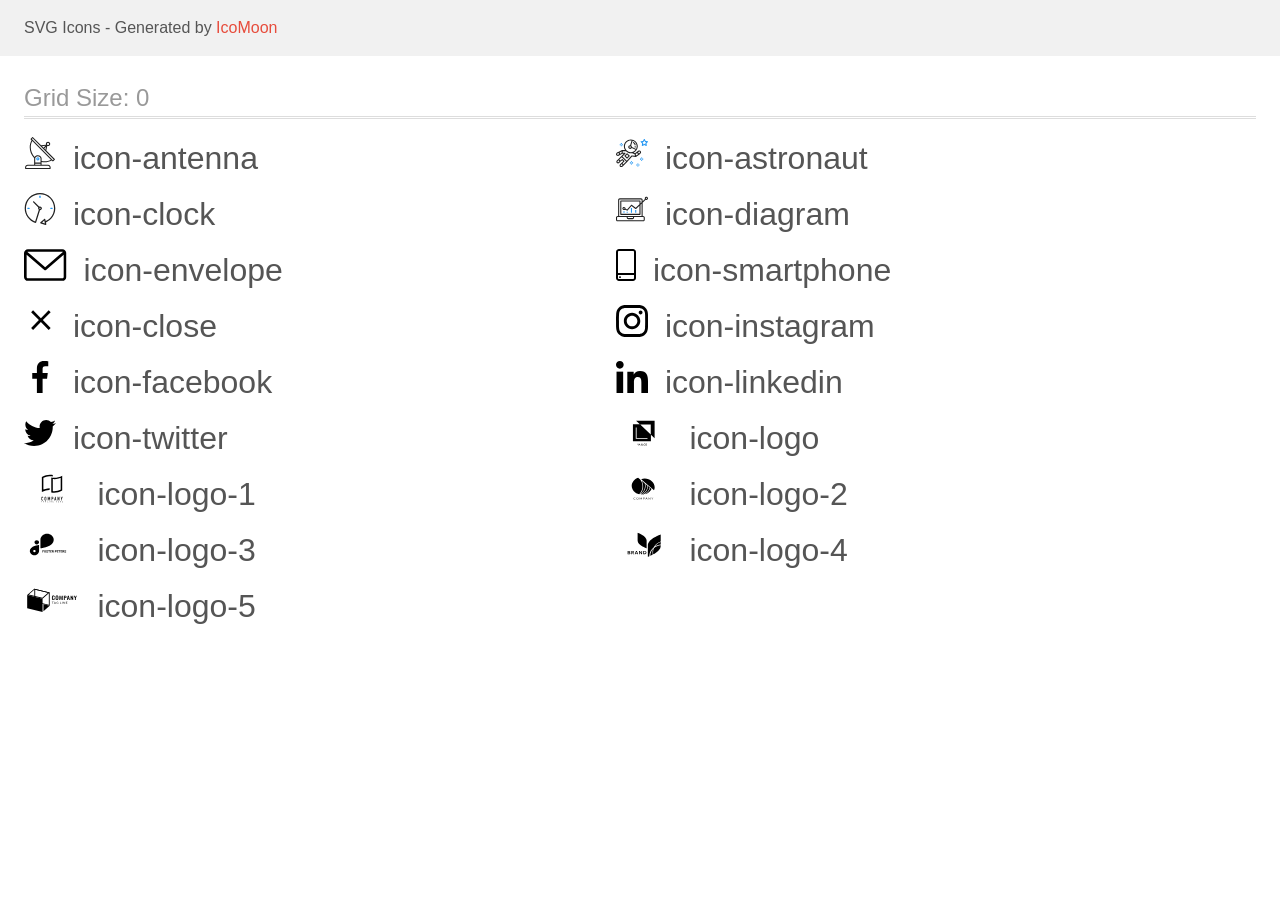
<file: images/icons-svg-test/icomoon/demo.html>
<!doctype html>
<html>
<head>
    <title>IcoMoon - SVG Icons</title>
    <meta charset="utf-8">
    <meta name="viewport" content="width=device-width, initial-scale=1">
    <link rel="stylesheet" href="demo-files/demo.css">
    <link rel="stylesheet" href="style.css">
</head>
<body>
<svg aria-hidden="true" style="position: absolute; width: 0; height: 0; overflow: hidden;" version="1.1" xmlns="http://www.w3.org/2000/svg" xmlns:xlink="http://www.w3.org/1999/xlink">
<defs>
<symbol id="icon-antenna" viewBox="0 0 32 32">
<path fill="#212121" style="fill: var(--color1, #212121)" d="M30.773 22.098l-8.443-8.505 0.937-4.615c0.242 0.094 0.499 0.144 0.758 0.146h0.006c1.192 0.014 2.17-0.941 2.184-2.133s-0.941-2.17-2.133-2.184c-1.192-0.014-2.17 0.941-2.184 2.133-0.003 0.255 0.039 0.509 0.125 0.749l-4.96 0.605-8.091-8.133c-0.099-0.101-0.235-0.159-0.377-0.16-0.14 0.001-0.274 0.056-0.373 0.155l-1.513 1.504c-0.208 0.208-0.208 0.546 0 0.754l0.814 0.826c-3.153 5.798-2.129 12.978 2.519 17.663 0.043 0.041 0.092 0.074 0.146 0.098-0.034 0.18-0.051 0.364-0.052 0.547v6.187h-6.4c-1.472 0.002-2.665 1.195-2.667 2.667v1.067c0 0.295 0.239 0.533 0.533 0.533h24.533c0.295 0 0.533-0.239 0.533-0.533v-1.067c-0.002-1.472-1.195-2.665-2.667-2.667h-6.4v-2.742c1.003 0.21 2.024 0.317 3.049 0.32 2.458-0.003 4.877-0.615 7.040-1.783l0.818 0.823c0.099 0.101 0.235 0.159 0.377 0.16 0.14-0.001 0.274-0.056 0.373-0.155l1.513-1.504c0.208-0.208 0.208-0.546 0-0.754zM23.28 6.233c0.418-0.415 1.093-0.414 1.508 0.004s0.414 1.093-0.004 1.508c-0.2 0.199-0.47 0.31-0.752 0.31h-0.003c-0.589-0.003-1.064-0.483-1.061-1.072 0.002-0.282 0.115-0.552 0.314-0.751h-0.002zM22.024 9.738l-0.598 2.946-1.175-1.182 1.774-1.763zM21.419 8.836l-1.92 1.909-1.485-1.493 3.405-0.415zM24.004 28.8c0.884 0 1.6 0.716 1.6 1.6v0.533h-23.467v-0.533c0-0.884 0.716-1.6 1.6-1.6h20.267zM16.537 26.667v1.067h-5.333v-1.067h5.333zM11.204 25.6v-4.053c0-1.294 1.196-2.347 2.667-2.347s2.667 1.053 2.667 2.347v4.053h-5.333zM17.604 23.904v-2.357c0-1.882-1.675-3.413-3.733-3.413-1.331-0.020-2.576 0.657-3.281 1.786-4.058-4.274-4.971-10.645-2.279-15.887l18.602 18.708c-2.872 1.461-6.165 1.873-9.309 1.163zM28.893 23.22l-21.057-21.181 0.755-0.752 7.935 7.98c0.004 0 0.006 0.007 0.010 0.010l13.115 13.191-0.757 0.752z"></path>
<path fill="#2196f3" style="fill: var(--color2, #2196f3)" d="M13.876 20.267h-0.005c-0.884-0.001-1.601 0.714-1.602 1.598s0.714 1.601 1.598 1.602h0.005c0.884 0.001 1.601-0.714 1.602-1.598s-0.714-1.601-1.598-1.602zM14.249 22.245c-0.1 0.1-0.236 0.156-0.378 0.155-0.295-0.002-0.532-0.242-0.531-0.536 0.001-0.141 0.057-0.276 0.157-0.375s0.233-0.154 0.373-0.155c0.295 0.002 0.532 0.241 0.53 0.536-0.001 0.141-0.057 0.276-0.157 0.375h0.005z"></path>
</symbol>
<symbol id="icon-astronaut" viewBox="0 0 32 32">
<path fill="#2196f3" style="fill: var(--color2, #2196f3)" d="M31.974 4.524c-0.063-0.193-0.229-0.333-0.43-0.363l-1.91-0.278-0.855-1.731c-0.179-0.365-0.777-0.365-0.956 0l-0.855 1.731-1.91 0.278c-0.201 0.029-0.367 0.17-0.431 0.363-0.062 0.193-0.011 0.405 0.135 0.547l1.383 1.348-0.326 1.903c-0.034 0.2 0.048 0.402 0.212 0.522 0.166 0.121 0.382 0.135 0.562 0.040l1.709-0.899 1.709 0.899c0.078 0.041 0.164 0.061 0.249 0.061 0.11 0 0.221-0.034 0.314-0.102 0.164-0.119 0.246-0.322 0.212-0.522l-0.326-1.903 1.383-1.348c0.145-0.142 0.197-0.354 0.135-0.547zM29.511 5.851c-0.125 0.122-0.183 0.299-0.153 0.472l0.191 1.114-1-0.526c-0.078-0.041-0.163-0.061-0.249-0.061s-0.17 0.020-0.249 0.061l-1.001 0.526 0.191-1.114c0.030-0.173-0.028-0.349-0.153-0.472l-0.81-0.789 1.119-0.163c0.174-0.025 0.324-0.134 0.402-0.292l0.5-1.013 0.5 1.013c0.078 0.157 0.228 0.267 0.402 0.292l1.119 0.163-0.809 0.789z"></path>
<path fill="#2196f3" style="fill: var(--color2, #2196f3)" d="M26.133 20.522h-1.067v1.067h1.067v-1.067z"></path>
<path fill="#2196f3" style="fill: var(--color2, #2196f3)" d="M26.133 22.656h-1.067v1.067h1.067v-1.067z"></path>
<path fill="#2196f3" style="fill: var(--color2, #2196f3)" d="M27.2 21.589h-1.067v1.067h1.067v-1.067z"></path>
<path fill="#2196f3" style="fill: var(--color2, #2196f3)" d="M25.067 21.589h-1.067v1.067h1.067v-1.067z"></path>
<path fill="#2196f3" style="fill: var(--color2, #2196f3)" d="M22.4 26.389h-1.067v1.067h1.067v-1.067z"></path>
<path fill="#2196f3" style="fill: var(--color2, #2196f3)" d="M22.4 28.522h-1.067v1.067h1.067v-1.067z"></path>
<path fill="#2196f3" style="fill: var(--color2, #2196f3)" d="M23.467 27.456h-1.067v1.067h1.067v-1.067z"></path>
<path fill="#2196f3" style="fill: var(--color2, #2196f3)" d="M21.333 27.456h-1.067v1.067h1.067v-1.067z"></path>
<path fill="#2196f3" style="fill: var(--color2, #2196f3)" d="M16 24.256h-1.067v1.067h1.067v-1.067z"></path>
<path fill="#2196f3" style="fill: var(--color2, #2196f3)" d="M16 26.389h-1.067v1.067h1.067v-1.067z"></path>
<path fill="#2196f3" style="fill: var(--color2, #2196f3)" d="M17.067 25.322h-1.067v1.067h1.067v-1.067z"></path>
<path fill="#2196f3" style="fill: var(--color2, #2196f3)" d="M14.933 25.322h-1.067v1.067h1.067v-1.067z"></path>
<path fill="#2196f3" style="fill: var(--color2, #2196f3)" d="M5.867 6.122h-1.067v1.067h1.067v-1.067z"></path>
<path fill="#2196f3" style="fill: var(--color2, #2196f3)" d="M5.867 8.255h-1.067v1.067h1.067v-1.067z"></path>
<path fill="#2196f3" style="fill: var(--color2, #2196f3)" d="M6.933 7.189h-1.067v1.067h1.067v-1.067z"></path>
<path fill="#2196f3" style="fill: var(--color2, #2196f3)" d="M4.8 7.189h-1.067v1.067h1.067v-1.067z"></path>
<path fill="#212121" style="fill: var(--color1, #212121)" d="M24.715 14.159c-0.287-0.388-0.709-0.637-1.188-0.705-0.481-0.068-0.956 0.058-1.34 0.352l-1.252 0.96-1.898 1.417-1.358-0.541c2.421-1.086 4.114-3.508 4.114-6.32 0-3.823-3.123-6.933-6.961-6.933s-6.961 3.11-6.961 6.933c0 1.386 0.414 2.674 1.12 3.758l-2.764-0.024c-0.002 0-0.003 0-0.005 0-0.009 0-0.015 0.004-0.023 0.005-0.053 0.002-0.105 0.013-0.155 0.031-0.013 0.005-0.026 0.008-0.038 0.013-0.006 0.003-0.013 0.003-0.019 0.006l-3.233 1.596c-0.001 0-0.001 0-0.001 0.001l-1.893 0.911c-0.021 0.009-0.042 0.021-0.063 0.035-0.755 0.502-1.012 1.489-0.598 2.295 0.22 0.429 0.595 0.745 1.056 0.889 0.178 0.055 0.359 0.083 0.539 0.083 0.29 0 0.577-0.071 0.839-0.211l1.388-0.738 2.264-1.169 1.357-0.008-5.442 5.416c-0.001 0.001-0.001 0.001-0.002 0.001l-1.339 1.333c-0.316 0.315-0.49 0.732-0.49 1.178s0.174 0.863 0.49 1.179c0.325 0.323 0.752 0.485 1.179 0.485s0.854-0.162 1.18-0.485l1.314-1.309 1.741-1.3 0.901 0.897-1.762 1.754c-0 0.001-0.001 0.001-0.002 0.001l-1.339 1.333c-0.316 0.315-0.49 0.732-0.49 1.178s0.174 0.863 0.49 1.179c0.325 0.323 0.753 0.485 1.18 0.485s0.855-0.162 1.18-0.485l3.482-3.467c0.001-0.001 0.001-0.001 0.001-0.002l1.010-1-0.004-0.004c0.006-0.006 0.015-0.009 0.022-0.015l5.166-5.658 3.471 0.494c0.025 0.004 0.050 0.005 0.075 0.005 0.065 0 0.127-0.015 0.187-0.038 0.018-0.006 0.033-0.015 0.050-0.023 0.019-0.010 0.039-0.015 0.058-0.027l3.213-2.133c0.012-0.008 0.018-0.021 0.029-0.029 0.013-0.010 0.029-0.014 0.041-0.026l1.271-1.191c0.662-0.62 0.753-1.635 0.212-2.362zM2.13 17.77c-0.173 0.093-0.37 0.111-0.558 0.052-0.187-0.058-0.338-0.186-0.427-0.358-0.161-0.314-0.068-0.695 0.214-0.902l1.314-0.632 0.449 1.312-0.992 0.528zM5.628 15.942l-1.548 0.8-0.439-1.283 2.027-1.001-0.040 1.484zM20.727 9.322c0 0.918-0.219 1.785-0.599 2.559l-4.181-1.899c-0.044-0.573-0.341-1.075-0.788-1.388l1.464-4.86c2.378 0.756 4.105 2.974 4.105 5.588zM8.938 9.322c0-3.235 2.644-5.867 5.894-5.867 0.253 0 0.5 0.021 0.745 0.052l-1.432 4.754c-0.019-0.001-0.037-0.006-0.057-0.006-1.033 0-1.873 0.837-1.873 1.867s0.84 1.867 1.873 1.867c0.694 0 1.294-0.383 1.618-0.945l3.862 1.755c-1.075 1.446-2.795 2.39-4.737 2.39-3.25 0-5.894-2.632-5.894-5.867zM14.894 10.122c0 0.441-0.362 0.8-0.806 0.8s-0.806-0.359-0.806-0.8c0-0.441 0.362-0.8 0.806-0.8s0.806 0.359 0.806 0.8zM2.465 25.146c-0.236 0.234-0.619 0.234-0.854 0.001-0.114-0.114-0.176-0.263-0.176-0.423s0.062-0.309 0.176-0.421l0.962-0.958 0.851 0.848-0.959 0.955zM5.679 28.88c-0.236 0.234-0.619 0.235-0.855 0.001-0.114-0.114-0.176-0.263-0.176-0.423s0.062-0.309 0.176-0.421l0.963-0.959 0.852 0.848-0.96 0.955zM9.16 25.411c-0.001 0-0.001 0-0.002 0.001l-1.765 1.76-0.852-0.848 1.763-1.755c0 0 0 0 0-0s0.001-0.001 0.002-0.001c0.040-0.040 0.065-0.088 0.090-0.135 0.007-0.014 0.020-0.026 0.026-0.040 0.017-0.041 0.019-0.085 0.026-0.129 0.003-0.025 0.014-0.047 0.014-0.073 0-0.036-0.013-0.070-0.020-0.106-0.006-0.032-0.006-0.065-0.019-0.095-0.020-0.050-0.055-0.094-0.091-0.138-0.010-0.012-0.014-0.027-0.025-0.038 0 0 0 0-0.001 0s-0.001-0.002-0.001-0.002l-1.607-1.6c-0.017-0.017-0.039-0.024-0.058-0.038-0.028-0.022-0.055-0.042-0.087-0.058-0.030-0.015-0.061-0.024-0.093-0.033-0.034-0.010-0.067-0.017-0.103-0.020-0.033-0.002-0.063 0.001-0.095 0.005-0.036 0.004-0.069 0.009-0.104 0.020-0.034 0.011-0.063 0.027-0.094 0.045-0.020 0.011-0.042 0.015-0.061 0.029l-1.773 1.324-0.901-0.897 2.399-2.386 4.361 4.289-0.928 0.919zM15.979 18.394c-0.015-0.002-0.030 0.004-0.045 0.003-0.039-0.002-0.076 0.001-0.115 0.007-0.030 0.005-0.059 0.011-0.088 0.021-0.034 0.012-0.065 0.028-0.097 0.047-0.030 0.018-0.057 0.037-0.083 0.061-0.013 0.011-0.028 0.017-0.040 0.029l-4.698 5.146-4.328-4.257 2.833-2.818c0.209-0.208 0.21-0.546 0.002-0.755-0.105-0.105-0.243-0.157-0.381-0.156v-0.001l-2.219 0.013 0.028-1.607 3.104 0.027c1.265 1.294 3.029 2.101 4.981 2.101 0.437 0 0.864-0.045 1.279-0.123 0.040 0.032 0.079 0.065 0.13 0.085l2.41 0.96 0.152 0.758 0.178 0.885-3.003-0.427zM20.020 18.572l-0.313-1.558 1.446-1.080 0.947 1.257-2.080 1.381zM23.774 15.741l-0.838 0.785-0.931-1.236 0.831-0.637c0.155-0.119 0.351-0.168 0.543-0.143 0.193 0.027 0.364 0.128 0.48 0.284 0.217 0.292 0.18 0.699-0.085 0.947z"></path>
<path fill="#212121" style="fill: var(--color1, #212121)" d="M13.602 18.544l-2.143-2.133c-0.207-0.207-0.545-0.207-0.753 0l-2.142 2.133c-0.1 0.101-0.157 0.236-0.157 0.378s0.056 0.278 0.157 0.378l2.142 2.133c0.104 0.103 0.241 0.155 0.377 0.155s0.273-0.052 0.376-0.155l2.143-2.133c0.1-0.1 0.157-0.236 0.157-0.378s-0.057-0.278-0.157-0.378zM11.083 20.303l-1.387-1.381 1.387-1.381 1.387 1.381-1.387 1.381z"></path>
<path fill="#212121" style="fill: var(--color1, #212121)" d="M17.164 5.071l-0.258 1.036c0.071 0.018 1.738 0.452 1.738 2.149h1.067c-0-2.017-1.666-2.965-2.547-3.185z"></path>
<path fill="#212121" style="fill: var(--color1, #212121)" d="M19.711 9.322h-1.067v1.067h1.067v-1.067z"></path>
</symbol>
<symbol id="icon-clock" viewBox="0 0 32 32">
<path fill="#212121" style="fill: var(--color1, #212121)" d="M31.297 15.301c-0.002-8.452-6.855-15.303-15.308-15.301s-15.303 6.855-15.301 15.308c0.001 6.658 4.307 12.551 10.649 14.576 0.061 0.019 0.124 0.029 0.187 0.029 0.121-0 0.239-0.032 0.342-0.094 0.135-0.080 0.236-0.207 0.283-0.356l3.865-12.25c1.057-0.005 1.909-0.866 1.903-1.923s-0.866-1.909-1.923-1.903c-0.284 0.001-0.565 0.067-0.82 0.191l-5.106-5.107c-0.253-0.245-0.657-0.238-0.902 0.016-0.239 0.247-0.239 0.639 0 0.886l5.103 5.109c-0.392 0.799-0.168 1.764 0.536 2.309l-3.683 11.673c-7.278-2.681-11.004-10.754-8.323-18.032s10.754-11.004 18.032-8.323 11.004 10.754 8.323 18.032c-1.31 3.556-4.001 6.431-7.462 7.973l-0.398-1.874c-0.073-0.344-0.411-0.565-0.756-0.492-0.109 0.023-0.209 0.074-0.292 0.148l-3.837 3.426c-0.263 0.234-0.287 0.637-0.052 0.9 0.076 0.085 0.174 0.149 0.283 0.184l4.899 1.563c0.335 0.108 0.694-0.077 0.802-0.412 0.034-0.106 0.040-0.219 0.017-0.328l-0.391-1.839c5.664-2.388 9.342-7.942 9.329-14.089zM15.992 14.664c0.352 0 0.638 0.286 0.638 0.638s-0.286 0.638-0.638 0.638c-0.352 0-0.638-0.285-0.638-0.638s0.285-0.638 0.638-0.638zM18.093 29.528l2.184-1.948 0.603 2.84-2.787-0.892z"></path>
<path fill="#2196f3" style="fill: var(--color2, #2196f3)" d="M15.354 3.185v1.275c0 0.352 0.285 0.638 0.638 0.638s0.638-0.285 0.638-0.638v-1.275c0-0.352-0.286-0.638-0.638-0.638s-0.638 0.286-0.638 0.638z"></path>
<path fill="#2196f3" style="fill: var(--color2, #2196f3)" d="M3.876 14.664c-0.352 0-0.638 0.286-0.638 0.638s0.285 0.638 0.638 0.638h1.275c0.352 0 0.638-0.285 0.638-0.638s-0.285-0.638-0.638-0.638h-1.275z"></path>
<path fill="#2196f3" style="fill: var(--color2, #2196f3)" d="M28.108 15.939c0.352 0 0.638-0.285 0.638-0.638s-0.285-0.638-0.638-0.638h-1.275c-0.352 0-0.638 0.286-0.638 0.638s0.286 0.638 0.638 0.638h1.275z"></path>
</symbol>
<symbol id="icon-diagram" viewBox="0 0 32 32">
<path fill="#2196f3" style="fill: var(--color2, #2196f3)" d="M14.925 14.965h1.066v4.798h-1.066v-4.797z"></path>
<path fill="#2196f3" style="fill: var(--color2, #2196f3)" d="M19.19 17.097h1.066v2.665h-1.066v-2.665z"></path>
<path fill="#2196f3" style="fill: var(--color2, #2196f3)" d="M10.661 18.696h1.066v1.066h-1.066v-1.066z"></path>
<path fill="#2196f3" style="fill: var(--color2, #2196f3)" d="M7.463 18.163h1.066v1.599h-1.066v-1.599z"></path>
<path fill="#212121" style="fill: var(--color1, #212121)" d="M1.599 28.291h25.587c0.883 0 1.599-0.716 1.599-1.599v-2.132c0-0.883-0.716-1.599-1.599-1.599h-0.533v-13.293l3.028-2.868c0.703 0.346 1.553 0.136 2.013-0.499s0.396-1.508-0.152-2.068-1.42-0.644-2.065-0.198c-0.644 0.446-0.873 1.292-0.542 2.002l-2.281 2.163v-1.23c0-0.883-0.716-1.599-1.599-1.599h-21.322c-0.883 0-1.599 0.716-1.599 1.599v15.992h-0.533c-0.883 0-1.599 0.716-1.599 1.599v2.132c0 0.883 0.716 1.599 1.599 1.599zM30.384 4.837c0.294 0 0.533 0.239 0.533 0.533s-0.239 0.533-0.533 0.533c-0.294 0-0.533-0.239-0.533-0.533s0.239-0.533 0.533-0.533zM3.198 6.969c0-0.294 0.239-0.533 0.533-0.533h21.322c0.294 0 0.533 0.239 0.533 0.533v2.239l-1.066 1.013v-2.186c0-0.294-0.239-0.533-0.533-0.533h-19.19c-0.294 0-0.533 0.239-0.533 0.533v13.326c0 0.294 0.239 0.533 0.533 0.533h19.19c0.294 0 0.533-0.239 0.533-0.533v-9.674l1.066-1.010v12.284h-22.388v-15.992zM7.996 13.899c-0.721-0.002-1.354 0.478-1.546 1.174s0.105 1.433 0.725 1.801c0.62 0.368 1.41 0.276 1.928-0.226l1.853 0.93c0.215 0.108 0.476 0.057 0.636-0.123l3.939-4.431 3.872 2.901c0.208 0.156 0.498 0.139 0.686-0.039l3.365-3.188v8.131h-18.124v-12.26h18.124v2.66l-3.771 3.572-3.904-2.927c-0.222-0.166-0.534-0.135-0.718 0.072l-3.993 4.493-1.493-0.746c0.011-0.064 0.018-0.129 0.020-0.193 0-0.883-0.716-1.599-1.599-1.599zM8.529 15.498c0 0.294-0.239 0.533-0.533 0.533s-0.533-0.239-0.533-0.533c0-0.294 0.239-0.533 0.533-0.533s0.533 0.239 0.533 0.533zM11.727 24.027h5.331v0.533c0 0.294-0.239 0.533-0.533 0.533h-4.264c-0.294 0-0.533-0.239-0.533-0.533v-0.533zM1.066 24.56c0-0.294 0.239-0.533 0.533-0.533h9.062v0.533c0 0.883 0.716 1.599 1.599 1.599h4.264c0.883 0 1.599-0.716 1.599-1.599v-0.533h9.062c0.294 0 0.533 0.239 0.533 0.533v2.132c0 0.294-0.239 0.533-0.533 0.533h-25.587c-0.294 0-0.533-0.239-0.533-0.533v-2.132z"></path>
</symbol>
<symbol id="icon-envelope" viewBox="0 0 43 32">
<path d="M38.667 0h-34.667c-2.206 0-4 1.794-4 4v24c0 2.206 1.794 4 4 4h34.667c2.206 0 4-1.794 4-4v-24c0-2.206-1.794-4-4-4v0zM38.667 2.667c0.181 0 0.353 0.038 0.511 0.103l-17.844 15.466-17.844-15.466c0.158-0.066 0.33-0.103 0.511-0.103h34.667zM38.667 29.333h-34.667c-0.736 0-1.333-0.598-1.333-1.333v-22.413l17.793 15.421c0.251 0.217 0.563 0.326 0.874 0.326s0.622-0.108 0.874-0.326l17.793-15.421v22.413c0 0.736-0.598 1.333-1.333 1.333v0z"></path>
</symbol>
<symbol id="icon-smartphone" viewBox="0 0 20 32">
<path d="M17 0h-14c-1.654 0-3 1.346-3 3v26c0 1.654 1.346 3 3 3h14c1.654 0 3-1.346 3-3v-26c0-1.654-1.346-3-3-3zM3 2h14c0.552 0 1 0.448 1 1v21h-16v-21c0-0.552 0.448-1 1-1zM17 30h-14c-0.552 0-1-0.448-1-1v-3h16v3c0 0.552-0.448 1-1 1z"></path>
<path d="M4.707 27.478c0.391 0.365 0.391 0.956 0 1.321s-1.024 0.365-1.414 0c-0.391-0.365-0.391-0.956 0-1.321s1.024-0.365 1.414 0z"></path>
</symbol>
<symbol id="icon-close" viewBox="0 0 32 32">
<path d="M26.667 7.303l-1.97-1.97-7.808 7.808-7.808-7.808-1.97 1.97 7.808 7.808-7.808 7.808 1.97 1.97 7.808-7.808 7.808 7.808 1.97-1.97-7.808-7.808 7.808-7.808z"></path>
</symbol>
<symbol id="icon-instagram" viewBox="0 0 32 32">
<path d="M31.969 9.408c-0.075-1.7-0.35-2.869-0.744-3.882-0.406-1.075-1.032-2.038-1.851-2.838-0.8-0.813-1.769-1.444-2.832-1.844-1.019-0.394-2.182-0.669-3.882-0.744-1.713-0.081-2.257-0.1-6.601-0.1s-4.888 0.019-6.595 0.094c-1.7 0.075-2.869 0.35-3.882 0.744-1.075 0.406-2.038 1.031-2.838 1.85-0.813 0.8-1.444 1.769-1.844 2.832-0.394 1.019-0.669 2.182-0.744 3.882-0.081 1.713-0.1 2.257-0.1 6.601s0.019 4.888 0.094 6.595c0.075 1.7 0.35 2.869 0.744 3.882 0.406 1.075 1.038 2.038 1.85 2.838 0.8 0.813 1.769 1.444 2.832 1.844 1.019 0.394 2.182 0.669 3.882 0.744 1.706 0.075 2.25 0.094 6.595 0.094s4.888-0.019 6.595-0.094c1.7-0.075 2.869-0.35 3.882-0.744 2.151-0.832 3.851-2.532 4.682-4.682 0.394-1.019 0.669-2.182 0.744-3.882 0.075-1.707 0.094-2.251 0.094-6.595s-0.006-4.888-0.081-6.595zM29.087 22.473c-0.069 1.563-0.331 2.407-0.55 2.969-0.538 1.394-1.644 2.5-3.038 3.038-0.563 0.219-1.413 0.481-2.969 0.55-1.688 0.075-2.194 0.094-6.464 0.094s-4.782-0.019-6.464-0.094c-1.563-0.069-2.407-0.331-2.969-0.55-0.694-0.256-1.325-0.663-1.838-1.194-0.531-0.519-0.938-1.144-1.194-1.838-0.219-0.563-0.481-1.413-0.55-2.969-0.075-1.688-0.094-2.194-0.094-6.464s0.019-4.782 0.094-6.464c0.069-1.563 0.331-2.407 0.55-2.969 0.256-0.694 0.663-1.325 1.2-1.838 0.519-0.531 1.144-0.938 1.838-1.194 0.563-0.219 1.413-0.481 2.969-0.55 1.688-0.075 2.194-0.094 6.464-0.094 4.276 0 4.782 0.019 6.464 0.094 1.563 0.069 2.407 0.331 2.969 0.55 0.694 0.256 1.325 0.662 1.838 1.194 0.531 0.519 0.938 1.144 1.194 1.838 0.219 0.563 0.481 1.413 0.55 2.969 0.075 1.688 0.094 2.194 0.094 6.464s-0.019 4.77-0.094 6.458z"></path>
<path d="M16.059 7.783c-4.538 0-8.22 3.682-8.22 8.22s3.682 8.22 8.22 8.22c4.539 0 8.22-3.682 8.22-8.22s-3.682-8.22-8.22-8.22zM16.059 21.335c-2.944 0-5.332-2.388-5.332-5.332s2.388-5.332 5.332-5.332c2.944 0 5.332 2.388 5.332 5.332s-2.388 5.332-5.332 5.332z"></path>
<path d="M26.524 7.458c0 1.060-0.859 1.919-1.919 1.919s-1.919-0.859-1.919-1.919c0-1.060 0.859-1.919 1.919-1.919s1.919 0.859 1.919 1.919z"></path>
</symbol>
<symbol id="icon-facebook" viewBox="0 0 32 32">
<path d="M21.329 5.313h2.921v-5.088c-0.504-0.069-2.237-0.225-4.256-0.225-4.212 0-7.097 2.649-7.097 7.519v4.481h-4.648v5.688h4.648v14.312h5.699v-14.311h4.46l0.708-5.688h-5.169v-3.919c0.001-1.644 0.444-2.769 2.735-2.769z"></path>
</symbol>
<symbol id="icon-linkedin" viewBox="0 0 32 32">
<path d="M31.992 32v-0.001h0.008v-11.736c0-5.741-1.236-10.164-7.948-10.164-3.227 0-5.392 1.771-6.276 3.449h-0.093v-2.913h-6.364v21.364h6.627v-10.579c0-2.785 0.528-5.479 3.977-5.479 3.399 0 3.449 3.179 3.449 5.657v10.401h6.62z"></path>
<path d="M0.528 10.636h6.635v21.364h-6.635v-21.364z"></path>
<path d="M3.843 0c-2.121 0-3.843 1.721-3.843 3.843s1.721 3.879 3.843 3.879c2.121 0 3.843-1.757 3.843-3.879-0.001-2.121-1.723-3.843-3.843-3.843v0z"></path>
</symbol>
<symbol id="icon-twitter" viewBox="0 0 32 32">
<path d="M32 6.078c-1.19 0.522-2.458 0.868-3.78 1.036 1.36-0.812 2.398-2.088 2.886-3.626-1.268 0.756-2.668 1.29-4.16 1.588-1.204-1.282-2.92-2.076-4.792-2.076-3.632 0-6.556 2.948-6.556 6.562 0 0.52 0.044 1.020 0.152 1.496-5.454-0.266-10.28-2.88-13.522-6.862-0.566 0.982-0.898 2.106-0.898 3.316 0 2.272 1.17 4.286 2.914 5.452-1.054-0.020-2.088-0.326-2.964-0.808 0 0.020 0 0.046 0 0.072 0 3.188 2.274 5.836 5.256 6.446-0.534 0.146-1.116 0.216-1.72 0.216-0.42 0-0.844-0.024-1.242-0.112 0.85 2.598 3.262 4.508 6.13 4.57-2.232 1.746-5.066 2.798-8.134 2.798-0.538 0-1.054-0.024-1.57-0.090 2.906 1.874 6.35 2.944 10.064 2.944 12.072 0 18.672-10 18.672-18.668 0-0.29-0.010-0.57-0.024-0.848 1.302-0.924 2.396-2.078 3.288-3.406z"></path>
</symbol>
<symbol id="icon-logo" viewBox="0 0 57 32">
<path d="M20.267 3.733l3.738 3.538-6.938-0.004v17.166h18.133v-6.564l3.733 3.534v-17.671h-18.667zM35.036 17.455l-10.597-10.032h10.597v10.032zM31.746 21.923h-11.81v-11.545h0.835v10.764h10.975v0.782zM22.725 26.72h0.365l-0.635 1.198v0.698h-0.331v-0.698l-0.637-1.198h0.366l0.436 0.898 0.436-0.898zM23.273 28.615l0.154-0.441h0.734l0.155 0.441h0.344l-0.717-1.896h-0.296l-0.716 1.896h0.342zM23.794 27.122l0.275 0.786h-0.549l0.275-0.786zM25.531 27.863c-0.048 0.073-0.072 0.153-0.072 0.241 0 0.16 0.056 0.29 0.168 0.389s0.263 0.148 0.451 0.148 0.349-0.051 0.484-0.152l0.107 0.126h0.367l-0.279-0.329c0.109-0.149 0.164-0.341 0.164-0.574h-0.275c0 0.128-0.026 0.243-0.079 0.348l-0.366-0.432 0.129-0.094c0.091-0.066 0.157-0.132 0.197-0.198s0.060-0.14 0.060-0.219c0-0.12-0.044-0.22-0.133-0.301s-0.201-0.122-0.339-0.122c-0.153 0-0.274 0.043-0.365 0.13s-0.135 0.203-0.135 0.352c0 0.061 0.014 0.124 0.043 0.189s0.081 0.144 0.155 0.237c-0.141 0.101-0.235 0.188-0.283 0.262zM26.386 28.282c-0.093 0.071-0.193 0.107-0.299 0.107-0.095 0-0.17-0.027-0.227-0.082s-0.085-0.126-0.085-0.214c0-0.102 0.052-0.192 0.156-0.271l0.040-0.029 0.414 0.488zM26.046 27.442c-0.089-0.11-0.134-0.202-0.134-0.275 0-0.063 0.018-0.116 0.055-0.158s0.085-0.063 0.147-0.063c0.057 0 0.105 0.018 0.142 0.053s0.056 0.077 0.056 0.126c0 0.075-0.027 0.136-0.081 0.184l-0.040 0.033-0.145 0.099zM29.132 28.472c-0.13 0.113-0.303 0.169-0.52 0.169-0.151 0-0.284-0.036-0.4-0.107s-0.203-0.174-0.266-0.306-0.095-0.285-0.098-0.46v-0.177c0-0.179 0.032-0.336 0.095-0.473s0.154-0.241 0.272-0.315c0.119-0.074 0.256-0.111 0.411-0.111 0.209 0 0.378 0.057 0.505 0.171s0.202 0.274 0.223 0.482h-0.328c-0.016-0.136-0.056-0.234-0.12-0.294s-0.157-0.091-0.28-0.091c-0.143 0-0.253 0.053-0.331 0.158s-0.115 0.257-0.117 0.46v0.168c0 0.205 0.036 0.361 0.109 0.469s0.181 0.161 0.323 0.161c0.129 0 0.227-0.029 0.292-0.087s0.106-0.155 0.124-0.29h0.328c-0.019 0.202-0.094 0.36-0.224 0.474zM31.068 28.206c0.064-0.141 0.096-0.304 0.096-0.49v-0.105c-0.001-0.185-0.034-0.347-0.099-0.486s-0.158-0.247-0.277-0.32c-0.119-0.075-0.256-0.112-0.41-0.112s-0.292 0.038-0.411 0.113c-0.119 0.075-0.211 0.183-0.277 0.324s-0.098 0.305-0.098 0.49v0.107c0.001 0.181 0.034 0.342 0.099 0.48s0.159 0.246 0.279 0.322c0.121 0.075 0.258 0.112 0.411 0.112 0.155 0 0.293-0.037 0.411-0.112s0.212-0.183 0.276-0.323zM30.716 27.135c0.080 0.112 0.12 0.273 0.12 0.483v0.099c0 0.214-0.040 0.376-0.119 0.487s-0.19 0.167-0.336 0.167c-0.144 0-0.257-0.057-0.339-0.171s-0.121-0.275-0.121-0.483v-0.109c0.002-0.204 0.043-0.362 0.122-0.473s0.192-0.168 0.335-0.168c0.146 0 0.258 0.056 0.337 0.168z"></path>
</symbol>
<symbol id="icon-logo-1" viewBox="0 0 57 32">
<path d="M26.727 3.165c0.123 0 0.255 0.011 0.386 0.022 0.013 0.001 0.026 0.002 0.039 0.003 0.636 0.045 1.268 0.14 1.889 0.285v-1.527c-0.64-0.16-1.292-0.264-1.95-0.311-0.25-0.019-0.515-0.031-0.788-0.038h-0.228c-1.32 0.005-2.634 0.174-3.913 0.504-1.456 0.363-2.854 0.932-4.151 1.688v15.145c1.249-0.679 2.579-1.197 3.957-1.542 1.088-0.278 2.201-0.448 3.322-0.51h0.045c0.188-0.009 0.375-0.015 0.568-0.016v-1.551c-1.457 0.019-2.906 0.211-4.317 0.574-0.522 0.136-1.027 0.282-1.5 0.445l-0.54 0.183v-11.809l0.231-0.111c1.761-0.835 3.665-1.321 5.609-1.431 0.016-0.001 0.032-0.001 0.049 0 0.215-0.011 0.43-0.016 0.642-0.016h0.243c0.112 0.003 0.224 0.005 0.336 0.012h0.073zM29.415 4.726c0.339 0.026 0.689 0.038 1.044 0.038 1.388-0.005 2.769-0.182 4.114-0.528 1.378-0.346 2.706-0.865 3.956-1.543v14.875c-1.298 0.756-2.696 1.325-4.153 1.688-1.279 0.329-2.593 0.498-3.913 0.503-1 0.008-1.997-0.11-2.968-0.35v-14.971c0.229 0.053 0.465 0.102 0.706 0.142 0.394 0.066 0.809 0.115 1.214 0.145zM36.985 4.841l-0.54 0.182c-0.496 0.167-0.997 0.316-1.5 0.449-1.465 0.377-2.971 0.57-4.483 0.575-0.352 0-0.676-0.010-0.989-0.030l-0.43-0.028v12.148l0.37 0.033c0.343 0.030 0.696 0.045 1.052 0.045 1.191-0.005 2.377-0.159 3.531-0.457 0.95-0.238 1.874-0.57 2.759-0.991l0.231-0.111v-11.813z"></path>
<path d="M19.060 24.113c-0.078-0.080-0.171-0.144-0.275-0.186s-0.214-0.061-0.326-0.057c-0.119-0.002-0.237 0.021-0.347 0.065-0.101 0.040-0.193 0.101-0.27 0.178s-0.135 0.17-0.174 0.271c-0.042 0.107-0.063 0.22-0.062 0.335v2.023c-0.005 0.143 0.022 0.284 0.080 0.415 0.048 0.104 0.117 0.196 0.202 0.271 0.081 0.068 0.176 0.117 0.278 0.144 0.098 0.028 0.2 0.042 0.302 0.042 0.113 0.001 0.224-0.023 0.326-0.070 0.101-0.044 0.193-0.108 0.27-0.187 0.075-0.079 0.135-0.171 0.177-0.271 0.043-0.102 0.065-0.212 0.065-0.323v-0.226h-0.529v0.18c0.002 0.062-0.009 0.123-0.031 0.18-0.017 0.043-0.043 0.082-0.077 0.114-0.033 0.026-0.070 0.046-0.111 0.058-0.036 0.012-0.073 0.018-0.111 0.019-0.047 0.006-0.095-0.002-0.139-0.021s-0.081-0.049-0.11-0.088c-0.050-0.081-0.074-0.176-0.070-0.271v-1.887c-0.003-0.105 0.019-0.208 0.065-0.302 0.027-0.043 0.066-0.077 0.112-0.098s0.097-0.030 0.147-0.024c0.046-0.002 0.091 0.008 0.132 0.028s0.077 0.049 0.104 0.086c0.059 0.078 0.090 0.173 0.088 0.271v0.175h0.524v-0.206c0.001-0.121-0.021-0.241-0.065-0.354-0.039-0.106-0.099-0.203-0.177-0.285z"></path>
<path d="M22.202 24.090c-0.169-0.142-0.381-0.221-0.602-0.222-0.108 0-0.215 0.020-0.316 0.057-0.103 0.037-0.198 0.093-0.279 0.165-0.088 0.079-0.158 0.175-0.205 0.283-0.053 0.124-0.079 0.257-0.077 0.392v1.941c-0.004 0.137 0.023 0.272 0.077 0.397 0.048 0.104 0.118 0.197 0.205 0.271 0.081 0.075 0.176 0.133 0.279 0.171 0.101 0.037 0.208 0.056 0.316 0.057s0.215-0.020 0.316-0.057c0.105-0.038 0.202-0.096 0.286-0.171 0.084-0.076 0.152-0.168 0.2-0.271 0.054-0.125 0.081-0.261 0.077-0.397v-1.941c0.003-0.135-0.024-0.268-0.077-0.392-0.047-0.107-0.115-0.203-0.2-0.283zM21.955 26.706c0.004 0.052-0.003 0.104-0.021 0.152s-0.047 0.092-0.084 0.128c-0.070 0.059-0.158 0.091-0.249 0.091s-0.179-0.032-0.249-0.091c-0.037-0.036-0.066-0.080-0.084-0.128s-0.025-0.101-0.021-0.152v-1.941c-0.004-0.052 0.003-0.104 0.021-0.152s0.047-0.092 0.084-0.128c0.070-0.059 0.158-0.091 0.249-0.091s0.179 0.032 0.249 0.091c0.037 0.036 0.066 0.080 0.084 0.128s0.025 0.101 0.021 0.152v1.941z"></path>
<path d="M26.329 27.573v-3.674h-0.509l-0.668 1.945h-0.009l-0.673-1.945h-0.503v3.674h0.525v-2.235h0.009l0.514 1.58h0.262l0.518-1.58h0.009v2.235h0.525z"></path>
<path d="M29.311 24.157c-0.081-0.091-0.183-0.16-0.297-0.201-0.123-0.040-0.251-0.059-0.38-0.057h-0.78v3.674h0.523v-1.435h0.27c0.163 0.007 0.326-0.027 0.472-0.1 0.119-0.066 0.218-0.163 0.287-0.281 0.061-0.098 0.101-0.206 0.12-0.32 0.021-0.138 0.030-0.278 0.028-0.418 0.005-0.176-0.012-0.353-0.051-0.525-0.035-0.127-0.101-0.243-0.193-0.338zM29.041 25.277c-0.002 0.067-0.019 0.132-0.049 0.191-0.030 0.056-0.077 0.102-0.135 0.129-0.078 0.035-0.162 0.050-0.247 0.046h-0.239v-1.249h0.27c0.081-0.004 0.162 0.012 0.236 0.046 0.054 0.031 0.097 0.079 0.123 0.136 0.029 0.065 0.044 0.134 0.046 0.205 0 0.077 0 0.159 0 0.244s0.005 0.174 0 0.252h-0.005z"></path>
<path d="M31.791 23.899h-0.429l-0.809 3.674h0.523l0.154-0.789h0.714l0.154 0.789h0.524l-0.83-3.674zM31.308 26.283l0.258-1.332h0.009l0.256 1.332h-0.524z"></path>
<path d="M35.173 26.112h-0.009l-0.791-2.213h-0.503v3.674h0.523v-2.209h0.011l0.8 2.209h0.492v-3.674h-0.523v2.213z"></path>
<path d="M38.372 23.899l-0.421 1.461h-0.011l-0.421-1.461h-0.554l0.719 2.121v1.553h0.524v-1.553l0.719-2.121h-0.554z"></path>
<path d="M17.6 28.61h0.252v0.708h0.171v-0.708h0.251v-0.145h-0.675v0.145z"></path>
<path d="M19.721 28.465l-0.331 0.853h0.182l0.070-0.194h0.34l0.073 0.194h0.186l-0.339-0.853h-0.182zM19.694 28.981l0.116-0.316 0.116 0.316h-0.232z"></path>
<path d="M21.818 29.004h0.197v0.11c-0.058 0.046-0.129 0.071-0.202 0.072-0.034 0.002-0.069-0.004-0.1-0.019s-0.059-0.036-0.081-0.063c-0.045-0.065-0.068-0.143-0.063-0.222 0-0.19 0.082-0.285 0.246-0.285 0.043-0.004 0.086 0.007 0.121 0.032s0.061 0.062 0.072 0.104l0.169-0.033c-0.036-0.167-0.156-0.251-0.362-0.251-0.11-0.003-0.216 0.036-0.298 0.11-0.043 0.042-0.076 0.094-0.097 0.15s-0.030 0.117-0.025 0.178c-0.005 0.117 0.034 0.231 0.109 0.32 0.042 0.043 0.092 0.077 0.148 0.098s0.116 0.031 0.176 0.027c0.134 0.004 0.263-0.045 0.362-0.136v-0.336h-0.37v0.144z"></path>
<path d="M23.959 28.465h-0.173v0.853h0.598v-0.145h-0.425v-0.708z"></path>
<path d="M25.769 28.465h-0.173v0.853h0.173v-0.853z"></path>
<path d="M27.539 29.035l-0.349-0.57h-0.167v0.853h0.161v-0.557l0.343 0.557h0.171v-0.853h-0.158v0.57z"></path>
<path d="M29.14 28.943h0.425v-0.145h-0.425v-0.187h0.457v-0.145h-0.63v0.853h0.648v-0.145h-0.475v-0.231z"></path>
<path d="M33.020 28.802h-0.336v-0.336h-0.171v0.853h0.171v-0.373h0.336v0.373h0.171v-0.853h-0.171v0.336z"></path>
<path d="M34.629 28.943h0.426v-0.145h-0.426v-0.187h0.459v-0.145h-0.63v0.853h0.646v-0.145h-0.475v-0.231z"></path>
<path d="M36.812 28.943c0.148-0.023 0.224-0.102 0.224-0.237 0.004-0.036-0.001-0.073-0.016-0.106s-0.038-0.062-0.068-0.083c-0.077-0.039-0.163-0.056-0.25-0.050h-0.362v0.853h0.171v-0.357h0.034c0.037-0.002 0.073 0.004 0.107 0.019 0.025 0.015 0.046 0.037 0.061 0.062l0.186 0.271h0.205l-0.104-0.167c-0.046-0.082-0.111-0.153-0.189-0.205zM36.64 28.825h-0.127v-0.214h0.135c0.059-0.005 0.118 0.002 0.174 0.020 0.012 0.011 0.022 0.025 0.029 0.040s0.009 0.032 0.009 0.049c-0.001 0.017-0.005 0.033-0.013 0.048s-0.019 0.027-0.032 0.037c-0.056 0.017-0.115 0.024-0.174 0.020z"></path>
<path d="M38.458 28.943h0.425v-0.145h-0.425v-0.187h0.459v-0.145h-0.631v0.853h0.648v-0.145h-0.475v-0.231z"></path>
</symbol>
<symbol id="icon-logo-2" viewBox="0 0 57 32">
<path d="M19.417 26.187c0.008 0 0.017 0.002 0.025 0.005s0.015 0.007 0.020 0.013l0.116 0.111c-0.090 0.090-0.202 0.162-0.327 0.211-0.147 0.053-0.305 0.079-0.464 0.076-0.149 0.003-0.298-0.021-0.436-0.071-0.125-0.045-0.237-0.113-0.329-0.2-0.094-0.089-0.166-0.194-0.212-0.308-0.051-0.127-0.076-0.261-0.074-0.396-0.002-0.135 0.025-0.27 0.080-0.397 0.051-0.115 0.127-0.22 0.225-0.308 0.099-0.087 0.218-0.155 0.349-0.201 0.143-0.048 0.296-0.072 0.449-0.071 0.143-0.003 0.285 0.019 0.417 0.064 0.115 0.043 0.221 0.104 0.313 0.178l-0.097 0.119c-0.007 0.008-0.015 0.016-0.025 0.021-0.011 0.007-0.025 0.010-0.039 0.009-0.015-0.001-0.030-0.005-0.042-0.013l-0.052-0.032-0.073-0.040c-0.031-0.015-0.064-0.028-0.097-0.039-0.043-0.013-0.087-0.024-0.132-0.032-0.057-0.009-0.115-0.013-0.173-0.013-0.111-0.001-0.22 0.017-0.323 0.053-0.096 0.034-0.182 0.084-0.253 0.149-0.073 0.069-0.128 0.15-0.164 0.238-0.041 0.101-0.061 0.207-0.060 0.313-0.002 0.108 0.018 0.216 0.060 0.318 0.035 0.087 0.090 0.167 0.161 0.236 0.067 0.064 0.149 0.114 0.241 0.147 0.095 0.034 0.197 0.051 0.3 0.050 0.059 0.001 0.119-0.003 0.177-0.010 0.096-0.010 0.188-0.039 0.269-0.085 0.041-0.023 0.079-0.049 0.115-0.078 0.015-0.012 0.035-0.020 0.055-0.020z"></path>
<path d="M22.776 25.629c0.002 0.134-0.025 0.267-0.078 0.393-0.047 0.114-0.122 0.218-0.219 0.305s-0.214 0.155-0.344 0.2c-0.285 0.094-0.599 0.094-0.884 0-0.129-0.046-0.245-0.114-0.342-0.201-0.097-0.089-0.172-0.194-0.221-0.308-0.105-0.255-0.105-0.533 0-0.787 0.050-0.115 0.125-0.22 0.221-0.31 0.097-0.084 0.214-0.15 0.342-0.193 0.284-0.096 0.6-0.096 0.884 0 0.129 0.046 0.246 0.114 0.343 0.201 0.096 0.088 0.17 0.191 0.22 0.304 0.054 0.127 0.080 0.261 0.078 0.395zM22.47 25.629c0.002-0.107-0.016-0.214-0.055-0.316-0.033-0.087-0.086-0.168-0.156-0.236-0.068-0.065-0.152-0.116-0.246-0.149-0.207-0.069-0.436-0.069-0.643 0-0.094 0.033-0.178 0.084-0.246 0.149-0.071 0.068-0.125 0.149-0.157 0.236-0.074 0.206-0.074 0.426 0 0.632 0.033 0.087 0.086 0.168 0.157 0.236 0.068 0.065 0.152 0.115 0.246 0.148 0.207 0.067 0.435 0.067 0.643 0 0.094-0.033 0.177-0.083 0.246-0.148 0.070-0.069 0.123-0.149 0.156-0.236 0.039-0.102 0.058-0.209 0.055-0.316z"></path>
<path d="M25.067 25.96l0.031 0.071c0.012-0.025 0.022-0.048 0.033-0.071 0.011-0.024 0.024-0.047 0.038-0.070l0.743-1.174c0.015-0.020 0.028-0.033 0.042-0.037 0.020-0.005 0.040-0.007 0.061-0.006h0.22v1.909h-0.26v-1.404c0-0.018 0-0.038 0-0.059-0.001-0.022-0.001-0.044 0-0.066l-0.747 1.19c-0.009 0.018-0.025 0.033-0.044 0.043s-0.041 0.016-0.064 0.016h-0.042c-0.023 0-0.045-0.005-0.064-0.016s-0.034-0.026-0.044-0.044l-0.769-1.198c0 0.023 0 0.046 0 0.068s0 0.043 0 0.061v1.404h-0.252v-1.905h0.22c0.021-0.001 0.041 0.001 0.061 0.006 0.018 0.008 0.032 0.021 0.041 0.037l0.759 1.175c0.015 0.022 0.028 0.045 0.038 0.068z"></path>
<path d="M27.864 25.865v0.715h-0.291v-1.906h0.649c0.122-0.002 0.244 0.012 0.362 0.042 0.094 0.023 0.181 0.064 0.256 0.119 0.065 0.052 0.114 0.116 0.145 0.187 0.034 0.078 0.051 0.161 0.049 0.244 0.001 0.084-0.017 0.167-0.054 0.244-0.035 0.073-0.089 0.138-0.157 0.191-0.075 0.057-0.162 0.1-0.257 0.126-0.113 0.031-0.232 0.046-0.35 0.044l-0.352-0.005zM27.864 25.66h0.352c0.076 0.001 0.153-0.009 0.225-0.029 0.060-0.018 0.115-0.046 0.163-0.082 0.044-0.035 0.078-0.078 0.099-0.126 0.024-0.051 0.036-0.105 0.035-0.16 0.003-0.053-0.007-0.106-0.029-0.155s-0.057-0.094-0.102-0.13c-0.111-0.075-0.251-0.112-0.391-0.102h-0.352v0.786z"></path>
<path d="M31.772 26.583h-0.23c-0.023 0.001-0.046-0.006-0.064-0.018-0.016-0.012-0.029-0.027-0.038-0.044l-0.198-0.461h-0.993l-0.205 0.461c-0.008 0.017-0.020 0.032-0.036 0.043-0.018 0.013-0.042 0.020-0.065 0.019h-0.23l0.872-1.909h0.302l0.884 1.909zM30.333 25.874h0.82l-0.346-0.777c-0.026-0.058-0.048-0.118-0.065-0.179l-0.033 0.1c-0.010 0.030-0.022 0.058-0.032 0.081l-0.343 0.776z"></path>
<path d="M33.029 24.682c0.017 0.008 0.032 0.020 0.044 0.034l1.272 1.439c0-0.023 0-0.046 0-0.067s0-0.043 0-0.063v-1.352h0.26v1.909h-0.145c-0.021 0.001-0.041-0.003-0.060-0.011-0.018-0.009-0.034-0.021-0.047-0.035l-1.271-1.438c0.001 0.022 0.001 0.044 0 0.066 0 0.021 0 0.040 0 0.058v1.361h-0.26v-1.909h0.154c0.018-0 0.036 0.003 0.052 0.009z"></path>
<path d="M36.748 25.823v0.758h-0.291v-0.758l-0.804-1.15h0.26c0.022-0.001 0.045 0.005 0.063 0.016 0.016 0.012 0.029 0.027 0.039 0.043l0.503 0.742c0.020 0.032 0.038 0.061 0.052 0.088s0.026 0.054 0.036 0.081l0.038-0.082c0.014-0.030 0.031-0.059 0.049-0.087l0.496-0.747c0.010-0.015 0.023-0.028 0.038-0.040 0.017-0.013 0.040-0.020 0.063-0.019h0.263l-0.806 1.155z"></path>
<path d="M24.923 21.47c0.127 0.014 0.255 0.025 0.384 0.035 1.962-0.763 3.622-2.011 4.772-3.588s1.74-3.415 1.695-5.282l-2.162-1.879c0.44 1.988 0.234 4.043-0.594 5.935s-2.246 3.547-4.094 4.779z"></path>
<path d="M24.151 21.383l0.058 0.010c1.975-1.228 3.481-2.942 4.323-4.921s0.981-4.133 0.399-6.181l-3.080-2.676c1.246 2.2 1.747 4.661 1.446 7.098s-1.393 4.75-3.147 6.67z"></path>
<path d="M34.596 14.841c-0.523 2.052-1.794 3.902-3.624 5.276-0.534 0.404-1.111 0.763-1.722 1.074 1.49-0.38 2.859-1.053 4.003-1.966s2.030-2.042 2.592-3.3l-1.249-1.084z"></path>
<path d="M34.106 14.539l-1.778-1.545c-0.034 1.762-0.61 3.483-1.669 4.986s-2.562 2.731-4.352 3.559h0.009c0.399-0 0.798-0.021 1.194-0.062 1.673-0.593 3.151-1.537 4.303-2.748s1.94-2.65 2.295-4.189z"></path>
<path d="M24.409 6.486l-2.122-1.846c-1.897 0.637-3.528 1.756-4.68 3.212s-1.772 3.179-1.778 4.946v0c0.007 1.952 0.763 3.846 2.149 5.383s3.322 2.628 5.501 3.101c1.946-2.060 3.085-4.605 3.252-7.266s-0.647-5.299-2.323-7.53z"></path>
<path d="M39.008 14.255c-0.008-2.316-1.070-4.535-2.955-6.173s-4.439-2.561-7.105-2.567c-1.232-0.001-2.453 0.196-3.602 0.582l12.99 11.286c0.445-0.998 0.673-2.058 0.672-3.128z"></path>
</symbol>
<symbol id="icon-logo-3" viewBox="0 0 57 32">
<path d="M12.878 11.255h-0.002c-1.279 0-2.316 0.921-2.316 2.058v0.001c0 1.137 1.037 2.058 2.316 2.058h0.002c1.279 0 2.316-0.921 2.316-2.058v-0.001c0-1.137-1.037-2.058-2.316-2.058z"></path>
<path d="M29.971 10.597c-0.004-1.579-0.711-3.092-1.967-4.208s-2.958-1.745-4.735-1.749v0c-1.777 0.003-3.48 0.631-4.737 1.748s-1.964 2.63-1.968 4.209v8.706c0 0 13.405-1.327 13.406-8.704v-0.001z"></path>
<path d="M5.867 22.16c0.003 1.098 0.496 2.151 1.369 2.928s2.058 1.215 3.294 1.218c1.236-0.003 2.42-0.441 3.294-1.218s1.366-1.829 1.37-2.927v-6.057c0 0-9.327 0.924-9.327 6.056zM10.53 23.245c-0.242 0-0.478-0.064-0.678-0.183s-0.357-0.289-0.45-0.487c-0.092-0.198-0.117-0.417-0.069-0.627s0.163-0.404 0.334-0.556c0.171-0.152 0.388-0.255 0.625-0.297s0.482-0.020 0.706 0.062c0.223 0.082 0.414 0.221 0.548 0.4s0.206 0.388 0.206 0.603c0.001 0.143-0.031 0.284-0.092 0.417s-0.151 0.252-0.264 0.353c-0.114 0.101-0.248 0.182-0.397 0.236s-0.308 0.083-0.468 0.083v-0.004z"></path>
<path d="M19.956 22.647h-0.9v0.93h-0.469v-2.275h1.481v0.38h-1.013v0.588h0.9v0.378zM22.209 22.491c0 0.224-0.040 0.42-0.119 0.589s-0.193 0.299-0.341 0.391c-0.147 0.092-0.316 0.137-0.506 0.137-0.189 0-0.357-0.045-0.505-0.136s-0.262-0.22-0.344-0.387c-0.081-0.169-0.122-0.363-0.123-0.581v-0.112c0-0.224 0.040-0.421 0.12-0.591 0.081-0.171 0.195-0.302 0.342-0.392 0.148-0.092 0.317-0.137 0.506-0.137s0.358 0.046 0.505 0.137c0.148 0.091 0.262 0.221 0.342 0.392 0.081 0.17 0.122 0.366 0.122 0.589v0.102zM21.734 22.388c0-0.238-0.043-0.42-0.128-0.544s-0.207-0.186-0.366-0.186c-0.157 0-0.279 0.061-0.364 0.184-0.085 0.122-0.129 0.301-0.13 0.538v0.111c0 0.232 0.043 0.412 0.128 0.541s0.208 0.192 0.369 0.192c0.157 0 0.278-0.061 0.363-0.184 0.084-0.124 0.127-0.304 0.128-0.541v-0.111zM23.73 22.98c0-0.089-0.031-0.156-0.094-0.203-0.062-0.048-0.175-0.098-0.337-0.15-0.163-0.053-0.291-0.105-0.386-0.156-0.258-0.14-0.388-0.328-0.388-0.564 0-0.123 0.034-0.232 0.103-0.328 0.070-0.097 0.169-0.172 0.298-0.227 0.13-0.054 0.276-0.081 0.438-0.081 0.163 0 0.307 0.030 0.434 0.089 0.127 0.058 0.226 0.141 0.295 0.248 0.071 0.107 0.106 0.229 0.106 0.366h-0.469c0-0.104-0.033-0.185-0.098-0.242s-0.158-0.087-0.277-0.087c-0.115 0-0.204 0.024-0.267 0.073-0.064 0.048-0.095 0.111-0.095 0.191 0 0.074 0.037 0.136 0.111 0.186 0.075 0.050 0.185 0.097 0.33 0.141 0.267 0.080 0.461 0.18 0.583 0.298s0.183 0.267 0.183 0.444c0 0.197-0.075 0.352-0.223 0.464-0.149 0.111-0.349 0.167-0.602 0.167-0.175 0-0.334-0.032-0.478-0.095-0.144-0.065-0.254-0.153-0.33-0.264-0.075-0.111-0.112-0.241-0.112-0.388h0.47c0 0.251 0.15 0.377 0.45 0.377 0.111 0 0.198-0.022 0.261-0.067 0.063-0.046 0.094-0.109 0.094-0.191zM26.231 21.682h-0.697v1.895h-0.469v-1.895h-0.688v-0.38h1.853v0.38zM27.869 22.591h-0.9v0.609h1.056v0.377h-1.525v-2.275h1.522v0.38h-1.053v0.542h0.9v0.367zM29.142 22.744h-0.373v0.833h-0.469v-2.275h0.845c0.269 0 0.476 0.060 0.622 0.18s0.219 0.289 0.219 0.508c0 0.155-0.034 0.285-0.102 0.389-0.067 0.103-0.168 0.185-0.305 0.247l0.492 0.93v0.022h-0.503l-0.427-0.833zM28.769 22.365h0.378c0.118 0 0.209-0.030 0.273-0.089 0.065-0.060 0.097-0.143 0.097-0.248 0-0.107-0.031-0.192-0.092-0.253-0.060-0.061-0.154-0.092-0.28-0.092h-0.377v0.683zM31.609 22.775v0.802h-0.469v-2.275h0.888c0.171 0 0.321 0.031 0.45 0.094 0.13 0.063 0.23 0.152 0.3 0.267s0.105 0.245 0.105 0.392c0 0.223-0.077 0.399-0.23 0.528-0.152 0.128-0.363 0.192-0.633 0.192h-0.411zM31.609 22.396h0.419c0.124 0 0.218-0.029 0.283-0.088 0.066-0.058 0.098-0.142 0.098-0.25 0-0.111-0.033-0.202-0.098-0.27s-0.156-0.104-0.272-0.106h-0.43v0.714zM34.575 22.591h-0.9v0.609h1.056v0.377h-1.525v-2.275h1.522v0.38h-1.053v0.542h0.9v0.367zM36.75 21.682h-0.697v1.895h-0.469v-1.895h-0.688v-0.38h1.853v0.38zM38.387 22.591h-0.9v0.609h1.056v0.377h-1.525v-2.275h1.522v0.38h-1.053v0.542h0.9v0.367zM39.661 22.744h-0.373v0.833h-0.469v-2.275h0.845c0.269 0 0.476 0.060 0.622 0.18s0.219 0.289 0.219 0.508c0 0.155-0.034 0.285-0.102 0.389-0.067 0.103-0.168 0.185-0.305 0.247l0.492 0.93v0.022h-0.503l-0.427-0.833zM39.287 22.365h0.378c0.118 0 0.209-0.030 0.273-0.089 0.065-0.060 0.097-0.143 0.097-0.248 0-0.107-0.031-0.192-0.092-0.253-0.060-0.061-0.154-0.092-0.28-0.092h-0.377v0.683zM42.042 22.98c0-0.089-0.031-0.156-0.094-0.203-0.063-0.048-0.175-0.098-0.337-0.15-0.163-0.053-0.291-0.105-0.386-0.156-0.258-0.14-0.387-0.328-0.387-0.564 0-0.123 0.034-0.232 0.103-0.328 0.070-0.097 0.169-0.172 0.298-0.227s0.276-0.081 0.438-0.081c0.163 0 0.307 0.030 0.434 0.089 0.127 0.058 0.225 0.141 0.295 0.248s0.106 0.229 0.106 0.366h-0.469c0-0.104-0.033-0.185-0.098-0.242s-0.158-0.087-0.277-0.087c-0.115 0-0.204 0.024-0.267 0.073-0.064 0.048-0.095 0.111-0.095 0.191 0 0.074 0.037 0.136 0.111 0.186 0.075 0.050 0.185 0.097 0.33 0.141 0.267 0.080 0.461 0.18 0.583 0.298s0.183 0.267 0.183 0.444c0 0.197-0.075 0.352-0.223 0.464-0.149 0.111-0.349 0.167-0.602 0.167-0.175 0-0.334-0.032-0.478-0.095-0.144-0.065-0.254-0.153-0.33-0.264s-0.113-0.241-0.113-0.388h0.47c0 0.251 0.15 0.377 0.45 0.377 0.111 0 0.198-0.022 0.261-0.067 0.063-0.046 0.094-0.109 0.094-0.191z"></path>
</symbol>
<symbol id="icon-logo-4" viewBox="0 0 57 32">
<path d="M14.27 23.859c0.13 0.147 0.199 0.332 0.196 0.521 0.007 0.123-0.017 0.247-0.070 0.361s-0.132 0.216-0.233 0.297c-0.252 0.175-0.565 0.26-0.881 0.24h-1.549v-3.302h1.517c0.299-0.018 0.596 0.059 0.84 0.219 0.098 0.075 0.176 0.17 0.227 0.277s0.074 0.224 0.068 0.341c0.009 0.182-0.054 0.361-0.176 0.505-0.118 0.131-0.28 0.222-0.462 0.258 0.205 0.034 0.391 0.134 0.523 0.282zM12.454 23.36h0.648c0.147 0.010 0.294-0.029 0.412-0.11 0.049-0.040 0.087-0.090 0.111-0.146s0.034-0.116 0.028-0.176c0.005-0.060-0.005-0.12-0.029-0.175s-0.061-0.106-0.108-0.147c-0.122-0.083-0.273-0.123-0.425-0.111h-0.638v0.866zM13.578 24.627c0.052-0.041 0.093-0.093 0.12-0.151s0.038-0.121 0.034-0.184c0.004-0.064-0.008-0.127-0.035-0.186s-0.069-0.111-0.121-0.153c-0.127-0.086-0.283-0.128-0.44-0.119h-0.68v0.908h0.689c0.155 0.008 0.309-0.032 0.435-0.114z"></path>
<path d="M17.371 25.278l-0.844-1.291h-0.317v1.291h-0.726v-3.302h1.374c0.346-0.022 0.689 0.078 0.957 0.281 0.192 0.179 0.308 0.415 0.327 0.666s-0.061 0.499-0.224 0.7c-0.17 0.178-0.401 0.296-0.655 0.336l0.898 1.32h-0.789zM16.21 23.538h0.594c0.412 0 0.618-0.167 0.618-0.5 0.004-0.068-0.007-0.136-0.033-0.2s-0.066-0.122-0.118-0.171c-0.13-0.099-0.298-0.147-0.467-0.134h-0.601l0.007 1.005z"></path>
<path d="M21.339 24.614h-1.446l-0.255 0.665h-0.761l1.328-3.265h0.823l1.323 3.265h-0.761l-0.25-0.665zM21.145 24.114l-0.529-1.394-0.529 1.394h1.057z"></path>
<path d="M26.305 25.278h-0.721l-1.616-2.245v2.245h-0.719v-3.302h0.719l1.616 2.258v-2.258h0.721v3.302z"></path>
<path d="M30.417 24.488c-0.149 0.249-0.376 0.452-0.652 0.582-0.314 0.145-0.662 0.217-1.013 0.208h-1.283v-3.302h1.283c0.351-0.008 0.698 0.061 1.013 0.203 0.276 0.127 0.503 0.328 0.652 0.576 0.148 0.269 0.226 0.565 0.226 0.866s-0.077 0.598-0.226 0.866zM29.593 24.409c0.206-0.219 0.319-0.499 0.319-0.788s-0.113-0.569-0.319-0.788c-0.249-0.199-0.573-0.3-0.902-0.281h-0.5v2.137h0.5c0.329 0.019 0.654-0.082 0.902-0.281z"></path>
<path d="M21.79 3.609c0 0 9.301 3.215 9.103 7.867v7.869c0 0-9.294-3.217-9.1-7.869l-0.004-7.867z"></path>
<path d="M39.179 17.503c1.757-1.107 3.788-1.792 5.909-1.994v-2.463c-2.444 0.862-4.517 2.426-5.909 4.457z"></path>
<path d="M38.124 18.245c1.438-2.651 3.93-4.696 6.964-5.715v-7.098c0 0-13.245 4.58-12.965 11.205v11.203c0 0 0.59-0.205 1.519-0.589 0-0.358 0-0.719 0.042-1.082 0.274-3.076 1.871-5.926 4.44-7.924z"></path>
<path d="M36.864 22.407c0.070-0.777 0.225-1.546 0.463-2.294-1.599 1.725-2.568 3.866-2.77 6.122-0.019 0.213-0.030 0.426-0.035 0.645 0.752-0.331 1.628-0.744 2.548-1.229-0.235-1.067-0.304-2.159-0.206-3.244z"></path>
<path d="M37.391 22.447c-0.088 0.982-0.033 1.969 0.164 2.938 3.619-1.983 7.685-5.046 7.528-8.748v-0.323c-2.586 0.265-5.004 1.3-6.885 2.946-0.44 1.020-0.712 2.094-0.807 3.188z"></path>
</symbol>
<symbol id="icon-logo-5" viewBox="0 0 57 32">
<path d="M28.493 14.618c-0.236-0.315-0.349-0.686-0.323-1.061v-1.538c0-0.471 0.107-0.83 0.321-1.075s0.581-0.367 1.102-0.366c0.489 0 0.836 0.104 1.042 0.313 0.224 0.266 0.333 0.592 0.308 0.92v0.361h-0.875v-0.366c0.003-0.12-0.005-0.24-0.025-0.358-0.013-0.081-0.057-0.156-0.125-0.213-0.090-0.061-0.203-0.091-0.317-0.083-0.12-0.008-0.239 0.024-0.333 0.088-0.076 0.063-0.127 0.145-0.145 0.235-0.025 0.126-0.037 0.253-0.034 0.38v1.866c-0.014 0.18 0.025 0.36 0.112 0.524 0.044 0.055 0.104 0.099 0.175 0.127s0.149 0.038 0.226 0.029c0.112 0.008 0.223-0.022 0.31-0.084 0.071-0.061 0.117-0.141 0.13-0.227 0.020-0.124 0.030-0.249 0.027-0.374v-0.379h0.875v0.346c0.025 0.342-0.082 0.682-0.303 0.967-0.201 0.228-0.544 0.343-1.047 0.343s-0.884-0.122-1.1-0.375z"></path>
<path d="M32.137 14.633c-0.221-0.239-0.332-0.588-0.332-1.050v-1.617c0-0.457 0.11-0.802 0.332-1.037s0.591-0.351 1.109-0.35c0.515 0 0.882 0.117 1.103 0.35 0.221 0.235 0.333 0.58 0.333 1.037v1.617c0 0.457-0.112 0.807-0.337 1.048s-0.591 0.361-1.1 0.361-0.886-0.122-1.109-0.36zM33.654 14.245c0.079-0.15 0.115-0.314 0.105-0.479v-1.98c0.010-0.161-0.025-0.322-0.103-0.469-0.044-0.057-0.106-0.101-0.179-0.129s-0.152-0.037-0.231-0.027c-0.079-0.009-0.159 0-0.231 0.028s-0.135 0.072-0.18 0.129c-0.080 0.146-0.116 0.308-0.105 0.469v1.99c-0.011 0.165 0.025 0.329 0.105 0.479 0.051 0.050 0.114 0.091 0.185 0.119s0.147 0.042 0.225 0.042c0.078 0 0.154-0.014 0.225-0.042s0.134-0.068 0.185-0.119v-0.009z"></path>
<path d="M35.735 10.626h0.942l0.708 2.984 0.725-2.984h0.917l0.092 4.308h-0.678l-0.072-2.994-0.699 2.994h-0.544l-0.725-3.005-0.067 3.005h-0.685l0.085-4.308z"></path>
<path d="M40.176 10.626h1.468c0.846 0 1.268 0.408 1.268 1.223 0 0.781-0.445 1.171-1.335 1.17h-0.5v1.915h-0.906l0.005-4.308zM41.43 12.467c0.090 0.010 0.18 0.003 0.266-0.021s0.165-0.063 0.232-0.115c0.104-0.146 0.15-0.316 0.13-0.486 0.005-0.131-0.010-0.263-0.043-0.391-0.013-0.043-0.036-0.083-0.067-0.118s-0.070-0.065-0.114-0.087c-0.126-0.052-0.265-0.076-0.404-0.069h-0.351v1.287h0.351z"></path>
<path d="M44.218 10.626h0.973l0.998 4.308h-0.844l-0.197-0.993h-0.868l-0.203 0.993h-0.857l0.998-4.308zM45.050 13.441l-0.339-1.808-0.339 1.808h0.678z"></path>
<path d="M46.996 10.626h0.634l1.214 2.457v-2.457h0.752v4.308h-0.603l-1.221-2.565v2.565h-0.777l0.002-4.308z"></path>
<path d="M51.357 13.291l-1.009-2.659h0.85l0.616 1.708 0.578-1.708h0.832l-0.997 2.659v1.642h-0.87v-1.642z"></path>
<path d="M29.892 16.817v0.225h-0.739v1.75h-0.31v-1.75h-0.743v-0.225h1.792z"></path>
<path d="M32.209 18.793h-0.239c-0.024 0.001-0.048-0.005-0.067-0.019-0.018-0.011-0.032-0.027-0.040-0.045l-0.214-0.469h-1.026l-0.214 0.469c-0.006 0.020-0.017 0.038-0.033 0.053-0.019 0.013-0.043 0.020-0.067 0.019h-0.239l0.906-1.976h0.315l0.917 1.968zM30.709 18.059h0.855l-0.362-0.804c-0.027-0.061-0.049-0.123-0.067-0.186-0.013 0.038-0.024 0.073-0.034 0.105l-0.033 0.083-0.359 0.802z"></path>
<path d="M33.771 18.599c0.057 0.003 0.114 0.003 0.17 0 0.049-0.004 0.097-0.012 0.145-0.023 0.044-0.009 0.088-0.021 0.13-0.036 0.040-0.014 0.080-0.031 0.121-0.048v-0.444h-0.362c-0.009 0-0.018-0.001-0.026-0.003s-0.016-0.007-0.023-0.012c-0.006-0.004-0.011-0.010-0.014-0.016s-0.005-0.013-0.004-0.020v-0.152h0.703v0.757c-0.057 0.035-0.118 0.067-0.181 0.094-0.065 0.028-0.132 0.050-0.201 0.067-0.074 0.019-0.15 0.032-0.227 0.041-0.088 0.008-0.176 0.013-0.265 0.012-0.156 0.001-0.311-0.024-0.457-0.073-0.136-0.047-0.259-0.117-0.362-0.206-0.101-0.090-0.18-0.196-0.234-0.313-0.057-0.131-0.085-0.27-0.083-0.41-0.002-0.141 0.026-0.281 0.081-0.413 0.052-0.117 0.132-0.224 0.234-0.313 0.103-0.089 0.227-0.159 0.362-0.205 0.155-0.050 0.32-0.075 0.486-0.074 0.084-0 0.169 0.006 0.252 0.017 0.074 0.010 0.146 0.027 0.216 0.050 0.063 0.021 0.124 0.047 0.181 0.078 0.056 0.031 0.108 0.065 0.158 0.103l-0.087 0.122c-0.007 0.011-0.017 0.021-0.029 0.027s-0.027 0.010-0.041 0.010c-0.020-0.001-0.040-0.006-0.056-0.016-0.027-0.013-0.056-0.028-0.089-0.047-0.038-0.021-0.079-0.039-0.121-0.053-0.054-0.019-0.11-0.033-0.167-0.044-0.076-0.012-0.153-0.018-0.23-0.017-0.12-0.001-0.238 0.017-0.35 0.055-0.101 0.035-0.192 0.088-0.266 0.156-0.075 0.071-0.132 0.155-0.168 0.246-0.081 0.214-0.081 0.445 0 0.659 0.040 0.093 0.101 0.178 0.181 0.249 0.074 0.068 0.164 0.121 0.265 0.156 0.115 0.034 0.237 0.047 0.359 0.039z"></path>
<path d="M36.659 18.567h0.989v0.225h-1.292v-1.976h0.31l-0.007 1.75z"></path>
<path d="M38.678 18.792h-0.31v-1.976h0.31v1.976z"></path>
<path d="M39.83 16.826c0.018 0.009 0.034 0.021 0.047 0.036l1.324 1.489c-0.002-0.023-0.002-0.047 0-0.070 0-0.022 0-0.044 0-0.064v-1.408h0.27v1.984h-0.156c-0.023 0.002-0.046-0.002-0.067-0.011-0.019-0.010-0.035-0.023-0.049-0.038l-1.323-1.488c0 0.023 0 0.045 0 0.067s0 0.042 0 0.061v1.408h-0.259v-1.976h0.161c0.017 0 0.035 0.003 0.051 0.009z"></path>
<path d="M43.753 16.817v0.217h-1.098v0.652h0.89v0.21h-0.89v0.674h1.098v0.217h-1.417v-1.971h1.417z"></path>
<path d="M11.286 4.616l13.757 3.372v11.818l-13.757-3.371v-11.819zM10.404 3.609v13.401l15.52 3.806v-13.399l-15.52-3.807z"></path>
<path d="M18.722 27.036l-15.522-3.809v-13.399l15.522 3.807v13.401z"></path>
<path d="M10.661 4.465l13.578 3.33-5.774 4.987-13.58-3.332 5.776-4.985zM10.404 3.609l-7.204 6.219 15.522 3.807 7.202-6.219-15.52-3.807z"></path>
<path d="M19.595 26.282l6.329-5.465-6.329-1.553v7.018z"></path>
</symbol>
</defs>
</svg>

<header class="bgc1 clearfix">
<div class="mhl">
    <p>SVG Icons - Generated by <a href="https://icomoon.io/app">IcoMoon</a></p>
</div>
</header>
    <div class="clearfix mhl ptl">
        <h1 class="mvm mtn fgc1">Grid Size: 0</h1>
        <div class="glyph fs1">
            <div class="clearfix pbs">
                <svg class="icon icon-antenna"><use xlink:href="#icon-antenna"></use></svg><span class="name"> icon-antenna</span>
            </div>
        </div>
        <div class="glyph fs1">
            <div class="clearfix pbs">
                <svg class="icon icon-astronaut"><use xlink:href="#icon-astronaut"></use></svg><span class="name"> icon-astronaut</span>
            </div>
        </div>
        <div class="glyph fs1">
            <div class="clearfix pbs">
                <svg class="icon icon-clock"><use xlink:href="#icon-clock"></use></svg><span class="name"> icon-clock</span>
            </div>
        </div>
        <div class="glyph fs1">
            <div class="clearfix pbs">
                <svg class="icon icon-diagram"><use xlink:href="#icon-diagram"></use></svg><span class="name"> icon-diagram</span>
            </div>
        </div>
        <div class="glyph fs1">
            <div class="clearfix pbs">
                <svg class="icon icon-envelope"><use xlink:href="#icon-envelope"></use></svg><span class="name"> icon-envelope</span>
            </div>
        </div>
        <div class="glyph fs1">
            <div class="clearfix pbs">
                <svg class="icon icon-smartphone"><use xlink:href="#icon-smartphone"></use></svg><span class="name"> icon-smartphone</span>
            </div>
        </div>
        <div class="glyph fs1">
            <div class="clearfix pbs">
                <svg class="icon icon-close"><use xlink:href="#icon-close"></use></svg><span class="name"> icon-close</span>
            </div>
        </div>
        <div class="glyph fs1">
            <div class="clearfix pbs">
                <svg class="icon icon-instagram"><use xlink:href="#icon-instagram"></use></svg><span class="name"> icon-instagram</span>
            </div>
        </div>
        <div class="glyph fs1">
            <div class="clearfix pbs">
                <svg class="icon icon-facebook"><use xlink:href="#icon-facebook"></use></svg><span class="name"> icon-facebook</span>
            </div>
        </div>
        <div class="glyph fs1">
            <div class="clearfix pbs">
                <svg class="icon icon-linkedin"><use xlink:href="#icon-linkedin"></use></svg><span class="name"> icon-linkedin</span>
            </div>
        </div>
        <div class="glyph fs1">
            <div class="clearfix pbs">
                <svg class="icon icon-twitter"><use xlink:href="#icon-twitter"></use></svg><span class="name"> icon-twitter</span>
            </div>
        </div>
        <div class="glyph fs1">
            <div class="clearfix pbs">
                <svg class="icon icon-logo"><use xlink:href="#icon-logo"></use></svg><span class="name"> icon-logo</span>
            </div>
        </div>
        <div class="glyph fs1">
            <div class="clearfix pbs">
                <svg class="icon icon-logo-1"><use xlink:href="#icon-logo-1"></use></svg><span class="name"> icon-logo-1</span>
            </div>
        </div>
        <div class="glyph fs1">
            <div class="clearfix pbs">
                <svg class="icon icon-logo-2"><use xlink:href="#icon-logo-2"></use></svg><span class="name"> icon-logo-2</span>
            </div>
        </div>
        <div class="glyph fs1">
            <div class="clearfix pbs">
                <svg class="icon icon-logo-3"><use xlink:href="#icon-logo-3"></use></svg><span class="name"> icon-logo-3</span>
            </div>
        </div>
        <div class="glyph fs1">
            <div class="clearfix pbs">
                <svg class="icon icon-logo-4"><use xlink:href="#icon-logo-4"></use></svg><span class="name"> icon-logo-4</span>
            </div>
        </div>
        <div class="glyph fs1">
            <div class="clearfix pbs">
                <svg class="icon icon-logo-5"><use xlink:href="#icon-logo-5"></use></svg><span class="name"> icon-logo-5</span>
            </div>
        </div>
  </div>
<script defer src="svgxuse.js"></script>
</body>
</html>
</file>
<file: css/styles.css>
/* ПЕРЕМЕННЫЕ
:root {
  --gray-color: #757575;
  --blue-color: #2196f3;
  --black-color: #000000;
  --white-color: #ffffff;
  --dark-color: #212121;
  --icon-color: #afb1b8;
  --footer-color: #2f303a;

  --team-bg-color: #f5f4fa; */

  /* card grid vars */
/* ТЕЛО */
/* body {
  font-family: "Roboto", sans-serif;
  font-size: 14px;
  line-height: calc(24 / 14);
  letter-spacing: 0.03em;
  color: var(--gray-color);
} */

/* Глобальний сброс свойств css */
/* ul {
  padding: 0;
  margin: 0;
  list-style: none;
}
h1,
h2,
h3,
h4,
h5,
h6,
p {
  margin: 0;
}
/* ХЗ КАК ОБЪЯСНИТЬ */
/* img {
  display: block;
} */ 

/* .link {
  text-decoration: none;
  color: currentColor;
}
.section {
  padding: 94px 0;
}

.container {
  width: 1200px;
  margin-left: auto;
  margin-right: auto;
  padding-left: 15px;
  padding-right: 15px; */

  /* background-color: orange; */
/* } */

/* .visually-hidden {
  position: absolute;
  width: 1px;
  height: 1px;
  margin: -1px;
  border: 0;
  padding: 0;

  white-space: nowrap;
  clip-path: inset(100%);
  clip: rect(0 0 0 0);
  overflow: hidden;
} */

/*
 селектор, який вибирає всі елементи із сітками,
 в яких ім'я класу закінчується на слово -list
*/
[class*="-list"] {
  display: flex;
  flex-wrap: wrap;
  gap: var(--indent);
}

/*
 селектор, який вибирає всі елементи в середині сіток,
 в яких ім'я класу закінчується на слово -item
*/
[class*="-item"] {
  width: calc((100% - (var(--items) - 1) * var(--indent)) / var(--items));
}
/* Card set end */

/* Шапка */
/* .header {
  border-bottom: 1px solid #ececec;
} */
/* .header-container {
  display: flex;
  align-items: center;
  gap: 93px;
  font-weight: 500;
  line-height: 1.14;
  letter-spacing: 0.02em;
} */

/* Logo styles */
/* .logo {
  font-family: "Raleway";
  font-weight: 700;
  font-size: 26px;
  line-height: 1.19;
  letter-spacing: 0.03em;
  color: var(--blue-color);
}
.logo__dark {
  color: var(--black-color);
}
.logo__light {
  color: var(--white-color);
} */

/* .active-studio.link {
  color: var(--blue-color);
} */

/* .nav {
  margin-right: auto;
}
.nav__list {
  display: flex;
  align-items: center;
  gap: 50px;

  color: var(--dark-color);
}
.nav__link {
  display: flex;
  align-items: center;
  padding-top: 32px;
  padding-bottom: 32px;
}
.nav__link:hover,
.nav__link:focus {
  color: var(--blue-color);
} */

/* .contacts__list {
  display: flex;
  align-items: center;
  gap: 50px;

  color: var(--gray-color);
}
.contacts__link {
  display: flex;
  align-items: center;
  gap: 10px;
  transition: color 250ms cubic-bezier(0.4, 0, 0.2, 1);
}
.contacts__link:hover,
.contacts__link:focus {
  color: var(--blue-color);
}
.contacts__icon {
  fill: currentColor;
} */

/* БАНЕРНАЯ СЕКЦИЯ */
/* .banner {
  margin: 0 auto;
  max-width: 1600px;
  background-image: linear-gradient(
      rgba(47, 48, 58, 0.4),
      rgba(47, 48, 58, 0.4)
    ),
    url(../images/banner/bgi.jpg);
  background-repeat: no-repeat;
  padding: 200px 0;
  background-position: center;
  background-size: cover;
} */
/* .banner .section__title {

  font-weight: 900;
  font-size: 44px;
  line-height: 1.36;
  letter-spacing: 0.06em;
  text-transform: uppercase;
  color: var(--white-color);
  width: 696px;
  margin: 0 auto;
  text-align: center;
  margin-bottom: 40px;
} */
/* .banner__button {
  background: var(--blue-color);
  box-shadow: 0px 4px 4px #00000026;
  border-radius: 4px;
  font-family: inherit;
  font-weight: 700;
  line-height: 30px;
  letter-spacing: 0.06em;
  color: var(--white-color);
  cursor: pointer;
  width: 200px;
  height: 50px;
  display: block;
  margin-left: auto;
  margin-right: auto;
  border: none;
} */

/* ИНФОРМАЦИЯ ПО САЙТУ*/
/* .info {
  background-color: var(--white-color);
  padding-bottom: 0px;
}
.info__list {
  display: flex;
  flex-wrap: wrap;
  gap: 30px;
}
.info__item {
  width: calc((100% - 3 * 30px) / 4);
} */

/* .info__title {
  color: var(--dark-color);
  font-size: 14px;
  font-weight: 700;
  letter-spacing: 0.03em;

  line-height: 1.14;
  text-transform: uppercase;
  margin-bottom: 10px;
} */

/* ЧЕМ ЗАНИМАЕТЬСЯ БИЗНЕС */
/* .business_section {
  background-color: var(--white-color);
} */

/* .section__title {
  font-weight: 700;
  font-size: 36px;
  line-height: 1.16;
  letter-spacing: 0.03em;
  color: var(--dark-color);
  text-align: center;
  margin-bottom: 50px;
} */
/* .business__list {
  display: flex;
  flex-wrap: wrap;
  gap: 30px;
}

.business__item {
  position: relative;
  width: calc((100% - 2 * 30px) / 3);
}

.business__name {
  position: absolute;
  bottom: 0px;
  left: 0px;
  background-color: rgba(47, 48, 58, 0.8);
  width: 100%;
  padding-top: 27px;
  padding-bottom: 27px;

  color: var(--white-color);
  font-weight: 700;
  font-size: 14px;
  line-height: calc(16 / 14);
  text-transform: uppercase;
  text-align: center;
  letter-spacing: 0.03em;
}

.business__img {
  width: 370px;
  height: 294px;
} */

/*СЕКЦИЯ КОМАНДА */
/* .team {
  background-color: var(--team-bg-color);
}
.team__list {

  display: flex; 
  flex-wrap: wrap;
  gap: 30px;
}
.team__item {
  background-color: var(--white-color);

  box-shadow: 0px 1px 3px rgba(0, 0, 0, 0.12), 0px 1px 1px rgba(0, 0, 0, 0.14),
    0px 2px 1px rgba(0, 0, 0, 0.2);
  border-radius: 0px 0px 4px 4px;
  width: calc((100% - 3 * 30px) / 4);
}
.team-info {
  margin-right: 30px;
  text-align: center;
  background-color: var(--white-color);
  box-shadow: 0px 1px 3px rgba(0, 0, 0, 0.12), 0px 1px 1px rgba(0, 0, 0, 0.14),
    0px 2px 1px rgba(0, 0, 0, 0.2);
  border-radius: 0px 0px 4px 4px;
}
.team-info:last-child {
  margin-right: 0;
}
.team-h2 {
  font-weight: 700;
  font-size: 36px;
  line-height: 1.16;
  letter-spacing: 0.03em;
  color: var(--dark-color);
  text-align: center;
  margin-bottom: 50px;
}
.team-wrapper {
  padding: 30px 0;

  text-align: center;
}
.team__name {
  font-weight: 500;
  font-size: 16px;

  margin-bottom: 10px;
  color: var(--dark-color);
}
.position {
  margin-bottom: 16px;
}
.socials {
  display: flex;
  align-items: center;
  justify-content: center;

  gap: 10px;
}
.socials__item {
  width: 44px;
  height: 44px;
}
.socials__link {
  display: flex;
  align-items: center;
  justify-content: center;
  width: 100%;
  height: 100%;
  border-radius: 50%;
  color: var(--icon-color);
  transition: color 250ms cubic-bezier(0.4, 0, 0.2, 1),
    background-color 250ms cubic-bezier(0.4, 0, 0.2, 1);
}
.socials__link:hover,
.socials__link:focus {
  color: var(--white-color);
  background-color: var(--blue-color);
}
.socials__icon {
  fill: currentColor;
} */

/* ПОСТОЯННЫЕ КЛИЕНТЫ */

/* ЭТО ПРОСТО УДАЛИЛ */
/* .last-h2-font {
  font-weight: 700;
  font-size: 36px;
  line-height: calc(42 / 36);
  text-align: center;
  letter-spacing: 0.03em;
  color: var(--dark-color);
} */

/* .clients {

  display: flex;
  flex-wrap: wrap;
  gap: 30px;
}

.clients__item {
  height: 92px;
  width: calc((100% - 5 * 30px) / 6);
}

.clients__link {
  display: flex;
  align-items: center;
  justify-content: center;
  width: 100%;
  height: 100%;
  border: 1px solid #afb1b8;
  border-radius: 4px;
  color: #afb1b8;
  transition: color 250ms cubic-bezier(0.4, 0, 0.2, 1),
    border-color 250ms cubic-bezier(0.4, 0, 0.2, 1);
}
.clients__link:hover,
.clients__link:focus {
  color: var(--blue-color);
  border-color: var(--blue-color);
}

.clients__icon {
  width: 106px;
  height: 60px;
  fill: currentColor;
} */

/* ФУТЕР */
/* .footer {
  background-color: #2f303a;
  padding-top: 60px;
  padding-bottom: 60px;
}

.footer-container {
  display: flex;
  align-items: baseline;
  gap: 70px;
}
.footer .logo {
  display: block;
  margin-bottom: 20px;
}

/* ФОРМА ФУТЕРА СПРАВО */
/* .footer-form {
  margin-left: auto;
}
.address {
  display: flex;
  flex-direction: column;
  gap: 9px;

  font-style: normal;
  font-size: 14px;
  line-height: calc(24 / 14);
  letter-spacing: 0.03em;
}
.address__location {
  color: var(--white-color);
}
.address__contacts {
  color: var(--gray-color);
}

.footer-cont-botton {
  margin-bottom: 9px;
}
.footer-cont-botton:last-child {
  margin-bottom: 0;
}
.footer-cont-botton :hover {
  color: var(--blue-color);
  transition: color 250ms cubic-bezier(0.4, 0, 0.2, 1);
}
.footer-cont-botton :focus {
  color: var(--blue-color);
  transition: color 250ms cubic-bezier(0.4, 0, 0.2, 1);
} */ 

/* .footer-title {
  font-weight: 700;
  font-size: 14px;
  line-height: calc(16 / 14);
  letter-spacing: 0.03em;
  text-transform: uppercase;
  color: #ffffff;
  margin-bottom: 20px;
} */

/* .footer-socials-link {
  color: var(--white-color);
  background-color: rgba(255, 255, 255, 0.1);
} */
/* MODAL IN FOOTER */

/* .form-footer {
  display: flex;
}

.input-footer {
  width: 358px;
  height: 50px;
  border: 1px solid rgba(255, 255, 255, 0.3);
  filter: drop-shadow(0px 4px 4px rgba(0, 0, 0, 0.15));
  border-radius: 4px;
  padding-left: 15px;
  margin-right: 8px;
  background-color: transparent;
  color: var(--white-color);
} */

/* .modal-footer-button {
  display: flex;
  align-items: center;
  justify-content: center;
  width: 200px;
  height: 50px;

  font-weight: 700;
  font-size: 16px;
  line-height: 30px;

  letter-spacing: 0.06em;

  color: var(--white-color);
  background: var(--blue-color);
  box-shadow: 0px 4px 4px rgba(0, 0, 0, 0.15);
  border-radius: 4px;
  cursor: pointer;
  border: none;
}
.modal-footer-button:hover {
  background: var(--blue-color);
}
.modal-footer-button:focus {
  background: var(--blue-color);
} */

/* PORTFOLIO */

/* .portfolio-site-title {
  font-weight: 700;
  font-size: 18px;
  line-height: 2;
  letter-spacing: 0.06em;
  color: var(--dark-color);
  margin-bottom: 4px;
} */

/* .portfolio-site-theme {
  line-height: 30px;
  letter-spacing: 0.03em;
  color: var(--gray-color);
} */

/* .active-port {
  color: var(--blue-color);
} */

/* .menu-link:hover {
  color: var(--blue-color);
  transition: color 250ms cubic-bezier(0.4, 0, 0.2, 1);
} */

/* .portfolio__filters {
  display: flex;
  flex-wrap: wrap;
  justify-content: center;
  gap: 8px;
  margin-bottom: 50px;
} */


/* .button-portfolio {
  padding: 6px 22px;
  font-weight: 500;
  font-size: 16px;
  line-height: 1.62;
  letter-spacing: 0.03em;
  color: var(--dark-color);
  background: #F5F4FA;
  border-radius: 4px;
  box-shadow: none;
  border: none;
  cursor: pointer;
  transition: color 250ms cubic-bezier(0.4, 0, 0.2, 1),
    background 250ms cubic-bezier(0.4, 0, 0.2, 1),
    box-shadow 250ms cubic-bezier(0.4, 0, 0.2, 1);
}
.button-portfolio.active-port-button {
  color: var(--white-color);
  background: var(--blue-color);
}
.button-portfolio:hover,
.button-portfolio:focus {
  color: white;
  background: var(--blue-color);
  box-shadow: 0px 3px 1px rgba(0, 0, 0, 0.1), 0px 1px 2px rgba(0, 0, 0, 0.08),
    0px 2px 2px rgba(0, 0, 0, 0.12);
} */
/* 
.card__list {
  display: flex;
  flex-wrap: wrap;
  gap: 30px;
}
.card__item {
  width: calc((100% - 2 * 30px) / 3);
}
.card__link {
  display: block;
  transition: box-shadow 250ms ease;
}
.card__link:hover,
.card__link:focus {
  box-shadow: 0px 1px 1px rgba(0, 0, 0, 0.12), 0px 4px 4px rgba(0, 0, 0, 0.06),
    1px 4px 6px rgba(0, 0, 0, 0.16);
}
.img-wrapper {
  position: relative;
  overflow: hidden;
}
.overlay {
  position: absolute;
  top: 0px;
  left: 0;
  width: 100%;
  height: 100%;
  font-size: 18px;
  line-height: calc(28 / 18);
  letter-spacing: 0.03em;
  color: #ffffff;
  background-color: rgba(33, 150, 243, 0.9);
  padding-left: 24px;
  padding-top: 63px;
  padding-bottom: 63px;
  padding-right: 24px;
  transform: translateY(101%);
  transition: transform 250ms ease;
}
.card__link:hover .overlay,
.card__link:focus .overlay {
  transform: translateY(0%);
}
.port-img-wrapper {
  padding-left: 24px;
  padding-right: 24px;
  padding-top: 20px;
  padding-bottom: 20px;
  border: 1px solid #eeeeee;
  border-top: none;
} */

/* .info__icon {
  width: 70px;
  height: 70px;
}
.info-box {
  display: flex;
  align-items: center;
  justify-content: center;

  height: 120px;
  background: #f5f4fa;
  border-radius: 4px;
  margin-bottom: 30px;
}

.info__icons-list {
  display: flex;
  align-items: center;
  justify-content: center;
}
.info__icons-item {
  width: 270px;
  height: 120px;
  margin-bottom: 30px;
  gap: 30px;
}
.info-link {
  width: 70px;
  height: 70px;
} */
/* Modal */
/* .backdrop {
  width: 100%;
  height: 100%;
  background-color: rgba(0, 0, 0, 0.2);
  position: fixed;
  top: 0px;
  left: 0px;
}
.modal {
  background: var(--white-color);
  width: 528px;
  height: 581px;
  box-shadow: 0px 1px 3px rgba(0, 0, 0, 0.12), 0px 1px 1px rgba(0, 0, 0, 0.14),
    0px 2px 1px rgba(0, 0, 0, 0.2);
  border-radius: 4px;
  position: absolute;
  top: 50%;
  left: 50%;
  transform: translate(-50%, -50%);
} */
/* .modal-close-button {
  position: absolute;
  top: 8px;
  right: 8px;
  width: 30px;
  height: 30px;
  display: inline-flex;
  padding: 0;
  justify-content: center;
  align-items: center;
  background-color: transparent;
  border-radius: 50%;
  border: 1px solid rgba(0, 0, 0, 0.1);
  cursor: pointer;
} */
/* .is-hidden {
  display: none;
}

.hrest {
  fill: currentColor;
  transition: color 250ms cubic-bezier(0.4, 0, 0.2, 1);
}
.hrest:hover {
  color: var(--blue-color);
}
textarea {
  resize: none;
} */

/* ================ */
/* MODAl  form*/
/* ================ */

.modal {
  padding: 40px;
}

.modal-form {
  display: flex;
  flex-direction: column;
  align-items: center;
}
/* .modal-form__title {
  margin-bottom: 12px;
  font-weight: 700;
  font-size: 20px;
  line-height: calc(23 / 20);
  text-align: center;
  color: var(--black-color);
} */
.modal-form__group {
  position: relative;
  margin-bottom: 10px;
}

.modal-form__lable {
  display: block;
  margin-bottom: 4px;
  width: 25px;
  height: 14px;
  font-weight: 400;
  font-size: 12px;
  line-height: calc(14 / 12);
  letter-spacing: 0.01em;
  color: var(--gray-color);
}

.modal-form__input {
  width: 448px;
  height: 40px;
  outline: none;
  border: 1px solid rgba(33, 33, 33, 0.2);
  border-radius: 4px;
  padding: 15px;
  padding-left: 42px;
}
.modal-form__input:focus {
  border: 1px solid #2196f3;
}

.modal-form__input:focus + .icon-modal__name {
  fill: var(--blue-color);
}

/*
Селектор сусіднього елемента 
коли у input є знизу елемент svg,
застосувати до svg червоний колір фону
*/
/* input + svg {
  background-color: red;
} */

.modal-form__agreement {
  display: flex;
  align-items: center;
  margin-bottom: 30px;
  margin-top: 20px;
}

/* Встановити властивість прозорості в 100% для елемента з класом modal-icon-check, який лежить в середині елемента з класом modal-icon який є сусідом знизу до елемента modal-checkbox, який в стані чек */

/* .modal-icon__check {
  opacity: 0;
  transition: opacity 250ms;
}



.modal-checkbox:checked + .modal-icon .modal-icon__check {
  opacity: 1;
}

.modal-icon-uncheck {
  opacity: 1;
  transition: opacity 250ms;
}
.modal-checkbox:checked + .modal-icon .modal-icon__uncheck {
  opacity: 0;
}

.icon-modal__name {
  position: absolute;
  left: 12px;
  bottom: 11px;
}

.modal-form__textera {
  width: 448px;
  height: 120px;
  outline: none;
  border: 1px solid rgba(33, 33, 33, 0.2);
  border-radius: 4px;
  padding-left: 16px;
  padding-right: 16px;
  padding-top: 12px;
  padding-bottom: 12px;
  
}
.modal-form__textera:focus{  border:  1px solid #2196f3;}


.chek-accept {
  font-size: 14px;
  line-height: calc(24 / 14);
  letter-spacing: 0.03em;
  color: var(--gray-color);
  margin-left: 7px;
}
.chek-accept-link {
  color: var(--blue-color);
} */
</file>
<file: images/icons-for-modal/icomoon-send/demo-files/demo.css>
body {
  padding: 0;
  margin: 0;
  font-family: sans-serif;
  font-size: 1em;
  line-height: 1.5;
  color: #555;
  background: #fff;
}
h1 {
  font-size: 1.5em;
  font-weight: normal;
  box-shadow: 0 1px #ddd, 0 2px #fff, 0 3px #ddd;
}
small {
  font-size: .66666667em;
}
a {
  color: #e74c3c;
  text-decoration: none;
}
a:hover, a:focus {
  box-shadow: 0 1px #e74c3c;
}
.bshadow0, input {
  box-shadow: inset 0 -2px #e7e7e7;
}
input:hover {
  box-shadow: inset 0 -2px #ccc;
}
input, fieldset {
  font-size: 1em;
  margin: 0;
  padding: 0;
  border: 0;
}
input {
  color: inherit;
  line-height: 1.5;
  height: 1.5em;
  padding: .25em 0;
}
input:focus {
  outline: none;
  box-shadow: inset 0 -2px #449fdb;
}
.glyph {
  font-size: 16px;
  margin-right: 1.5em;
  float: left;
  width: 17em;
}
svg {
  color: #000;
}
.liga {
  width: 80%;
  width: calc(100% - 2.5em);
}
.talign-right {
  text-align: right;
}
.talign-center {
  text-align: center;
}
.bgc1 {
  background: #f1f1f1;
}
.fgc0 {
  color: #000;
}
.fgc1 {
  color: #999;
}
p {
  margin-top: 1em;
  margin-bottom: 1em;
}
.mvm {
  margin-top: .75em;
  margin-bottom: .75em;
}
.mtn {
  margin-top: 0;
}
.mtl, .mal {
  margin-top: 1.5em;
}
.mbl, .mal {
  margin-bottom: 1.5em;
}
.mal, .mhl {
  margin-left: 1.5em;
  margin-right: 1.5em;
}
.mhmm {
  margin-left: 1em;
  margin-right: 1em;
}
.ptl {
  padding-top: 1.5em;
}
.pbs, .pvs {
  padding-bottom: .25em;
}
.pvs, .pts {
  padding-top: .25em;
}
.unit {
  float: left;
}
.unitRight {
  float: right;
}
.size1of2 {
  width: 50%;
}
.size1of1 {
  width: 100%;
}
.clearfix:before, .clearfix:after {
  content: " ";
  display: table;
}
.clearfix:after {
  clear: both;
}
.hidden-true {
  display: none;
}
.textbox0 {
  width: 3em;
  background: #f1f1f1;
  padding: .25em .5em;
  line-height: 1.5;
  height: 1.5em;
}
.fs0 {
  font-size: 16px;
}
.fs1 {
  font-size: 32px;
}
.name {
  margin-left: .25em;
}
</file>
<file: images/icons-for-modal/icomoon-send/style.css>
.icon {
  display: inline-block;
  width: 1em;
  height: 1em;
  stroke-width: 0;
  stroke: currentColor;
  fill: currentColor;
}

/* ==========================================
Single-colored icons can be modified like so:
.icon-name {
  font-size: 32px;
  color: red;
}
========================================== */
</file>
<file: images/icons-for-modal/icomoon/demo-files/demo.css>
body {
  padding: 0;
  margin: 0;
  font-family: sans-serif;
  font-size: 1em;
  line-height: 1.5;
  color: #555;
  background: #fff;
}
h1 {
  font-size: 1.5em;
  font-weight: normal;
  box-shadow: 0 1px #ddd, 0 2px #fff, 0 3px #ddd;
}
small {
  font-size: .66666667em;
}
a {
  color: #e74c3c;
  text-decoration: none;
}
a:hover, a:focus {
  box-shadow: 0 1px #e74c3c;
}
.bshadow0, input {
  box-shadow: inset 0 -2px #e7e7e7;
}
input:hover {
  box-shadow: inset 0 -2px #ccc;
}
input, fieldset {
  font-size: 1em;
  margin: 0;
  padding: 0;
  border: 0;
}
input {
  color: inherit;
  line-height: 1.5;
  height: 1.5em;
  padding: .25em 0;
}
input:focus {
  outline: none;
  box-shadow: inset 0 -2px #449fdb;
}
.glyph {
  font-size: 16px;
  margin-right: 1.5em;
  float: left;
  width: 6em;
}
svg {
  color: #000;
}
.liga {
  width: 80%;
  width: calc(100% - 2.5em);
}
.talign-right {
  text-align: right;
}
.talign-center {
  text-align: center;
}
.bgc1 {
  background: #f1f1f1;
}
.fgc0 {
  color: #000;
}
.fgc1 {
  color: #999;
}
p {
  margin-top: 1em;
  margin-bottom: 1em;
}
.mvm {
  margin-top: .75em;
  margin-bottom: .75em;
}
.mtn {
  margin-top: 0;
}
.mtl, .mal {
  margin-top: 1.5em;
}
.mbl, .mal {
  margin-bottom: 1.5em;
}
.mal, .mhl {
  margin-left: 1.5em;
  margin-right: 1.5em;
}
.mhmm {
  margin-left: 1em;
  margin-right: 1em;
}
.ptl {
  padding-top: 1.5em;
}
.pbs, .pvs {
  padding-bottom: .25em;
}
.pvs, .pts {
  padding-top: .25em;
}
.unit {
  float: left;
}
.unitRight {
  float: right;
}
.size1of2 {
  width: 50%;
}
.size1of1 {
  width: 100%;
}
.clearfix:before, .clearfix:after {
  content: " ";
  display: table;
}
.clearfix:after {
  clear: both;
}
.hidden-true {
  display: none;
}
.textbox0 {
  width: 3em;
  background: #f1f1f1;
  padding: .25em .5em;
  line-height: 1.5;
  height: 1.5em;
}
.fs0 {
  font-size: 16px;
}
.fs1 {
  font-size: 32px;
}
.name {
  font-size: 0.5em;
  margin-left: 1em;
}
</file>
<file: images/icons-for-modal/icomoon/style.css>
.icon {
  display: inline-block;
  width: 1em;
  height: 1em;
  stroke-width: 0;
  stroke: currentColor;
  fill: currentColor;
}

/* ==========================================
Single-colored icons can be modified like so:
.icon-name {
  font-size: 32px;
  color: red;
}
========================================== */

.icon-vector {
  width: 1.06640625em;
}
</file>
<file: images/icons-svg-test/icomoon/demo-files/demo.css>
body {
  padding: 0;
  margin: 0;
  font-family: sans-serif;
  font-size: 1em;
  line-height: 1.5;
  color: #555;
  background: #fff;
}
h1 {
  font-size: 1.5em;
  font-weight: normal;
  box-shadow: 0 1px #ddd, 0 2px #fff, 0 3px #ddd;
}
small {
  font-size: .66666667em;
}
a {
  color: #e74c3c;
  text-decoration: none;
}
a:hover, a:focus {
  box-shadow: 0 1px #e74c3c;
}
.bshadow0, input {
  box-shadow: inset 0 -2px #e7e7e7;
}
input:hover {
  box-shadow: inset 0 -2px #ccc;
}
input, fieldset {
  font-size: 1em;
  margin: 0;
  padding: 0;
  border: 0;
}
input {
  color: inherit;
  line-height: 1.5;
  height: 1.5em;
  padding: .25em 0;
}
input:focus {
  outline: none;
  box-shadow: inset 0 -2px #449fdb;
}
.glyph {
  font-size: 16px;
  margin-right: 1.5em;
  float: left;
  width: 17em;
}
svg {
  color: #000;
}
.liga {
  width: 80%;
  width: calc(100% - 2.5em);
}
.talign-right {
  text-align: right;
}
.talign-center {
  text-align: center;
}
.bgc1 {
  background: #f1f1f1;
}
.fgc0 {
  color: #000;
}
.fgc1 {
  color: #999;
}
p {
  margin-top: 1em;
  margin-bottom: 1em;
}
.mvm {
  margin-top: .75em;
  margin-bottom: .75em;
}
.mtn {
  margin-top: 0;
}
.mtl, .mal {
  margin-top: 1.5em;
}
.mbl, .mal {
  margin-bottom: 1.5em;
}
.mal, .mhl {
  margin-left: 1.5em;
  margin-right: 1.5em;
}
.mhmm {
  margin-left: 1em;
  margin-right: 1em;
}
.ptl {
  padding-top: 1.5em;
}
.pbs, .pvs {
  padding-bottom: .25em;
}
.pvs, .pts {
  padding-top: .25em;
}
.unit {
  float: left;
}
.unitRight {
  float: right;
}
.size1of2 {
  width: 50%;
}
.size1of1 {
  width: 100%;
}
.clearfix:before, .clearfix:after {
  content: " ";
  display: table;
}
.clearfix:after {
  clear: both;
}
.hidden-true {
  display: none;
}
.textbox0 {
  width: 3em;
  background: #f1f1f1;
  padding: .25em .5em;
  line-height: 1.5;
  height: 1.5em;
}
.fs0 {
  font-size: 16px;
}
.fs1 {
  font-size: 32px;
}
.name {
  margin-left: .25em;
}
</file>
<file: images/icons-svg-test/icomoon/style.css>
.icon {
  display: inline-block;
  width: 1em;
  height: 1em;
  stroke-width: 0;
  stroke: currentColor;
  fill: currentColor;
}

/* ==========================================
Single-colored icons can be modified like so:
.icon-name {
  font-size: 32px;
  color: red;
}
========================================== */

.icon-envelope {
  width: 1.3330078125em;
}

.icon-smartphone {
  width: 0.625em;
}

.icon-logo {
  width: 1.7666015625em;
}

.icon-logo-1 {
  width: 1.7666015625em;
}

.icon-logo-2 {
  width: 1.7666015625em;
}

.icon-logo-3 {
  width: 1.7666015625em;
}

.icon-logo-4 {
  width: 1.7666015625em;
}

.icon-logo-5 {
  width: 1.7666015625em;
}
</file>
<file: css/main.min.css>
:root{--gray-color: #757575;--blue-color: #2196f3;--black-color: #000000;--white-color: #ffffff;--dark-color: #212121;--icon-color: #afb1b8;--footer-color: #2f303a;--team-bg-color: #f5f4fa}.visually-hidden{position:absolute;width:1px;height:1px;margin:-1px;border:0;padding:0;white-space:nowrap;-webkit-clip-path:inset(100%);clip-path:inset(100%);clip:rect(0 0 0 0);overflow:hidden}.portfolio,.clients,.team,.business,.info,.banner{padding:94px 0}body{font-family:"Roboto",sans-serif;font-size:14px;line-height:1.7142857143;letter-spacing:.03em;color:var(--gray-color)}ul{padding:0;margin:0;list-style:none}h1,h2,h3,h4,h5,h6,p{margin:0}img{display:block}.link{text-decoration:none;color:currentColor}.logo{font-family:"Raleway";font-weight:700;font-size:26px;line-height:1.19;letter-spacing:.03em;color:var(--blue-color)}.logo__dark{color:var(--black-color)}.logo__light{color:var(--white-color)}.banner__button{background:var(--blue-color);-webkit-box-shadow:0px 4px 4px rgba(0,0,0,.1490196078);box-shadow:0px 4px 4px rgba(0,0,0,.1490196078);border-radius:4px;font-family:inherit;font-weight:700;line-height:30px;letter-spacing:.06em;color:var(--white-color);cursor:pointer;width:200px;height:50px;display:block;margin-left:auto;margin-right:auto;border:none}.modal-footer-button{display:-webkit-box;display:-ms-flexbox;display:flex;-webkit-box-align:center;-ms-flex-align:center;align-items:center;-webkit-box-pack:center;-ms-flex-pack:center;justify-content:center;width:200px;height:50px;font-weight:700;font-size:16px;line-height:30px;letter-spacing:.06em;color:var(--white-color);background:var(--blue-color);-webkit-box-shadow:0px 4px 4px rgba(0,0,0,.15);box-shadow:0px 4px 4px rgba(0,0,0,.15);border-radius:4px;cursor:pointer;border:none}.modal-footer-button:hover{background:var(--blue-color)}.modal-footer-button:focus{background:var(--blue-color)}.modal-button{position:absolute;top:8px;right:8px;width:30px;height:30px;display:-webkit-inline-box;display:-ms-inline-flexbox;display:inline-flex;padding:0;-webkit-box-pack:center;-ms-flex-pack:center;justify-content:center;-webkit-box-align:center;-ms-flex-align:center;align-items:center;background-color:rgba(0,0,0,0);border-radius:50%;border:1px solid rgba(0,0,0,.1);cursor:pointer}.modal-button-icon{fill:currentColor;-webkit-transition:color 250ms cubic-bezier(0.4, 0, 0.2, 1);transition:color 250ms cubic-bezier(0.4, 0, 0.2, 1)}.modal-button-icon :hover{color:var(--blue-color)}.portfolio__button{padding:6px 22px;font-weight:500;font-size:16px;line-height:1.62;letter-spacing:.03em;color:var(--dark-color);background:#f5f4fa;border-radius:4px;-webkit-box-shadow:none;box-shadow:none;border:none;cursor:pointer;-webkit-transition:color 250ms cubic-bezier(0.4, 0, 0.2, 1),background 250ms cubic-bezier(0.4, 0, 0.2, 1),-webkit-box-shadow 250ms cubic-bezier(0.4, 0, 0.2, 1);transition:color 250ms cubic-bezier(0.4, 0, 0.2, 1),background 250ms cubic-bezier(0.4, 0, 0.2, 1),-webkit-box-shadow 250ms cubic-bezier(0.4, 0, 0.2, 1);transition:color 250ms cubic-bezier(0.4, 0, 0.2, 1),background 250ms cubic-bezier(0.4, 0, 0.2, 1),box-shadow 250ms cubic-bezier(0.4, 0, 0.2, 1);transition:color 250ms cubic-bezier(0.4, 0, 0.2, 1),background 250ms cubic-bezier(0.4, 0, 0.2, 1),box-shadow 250ms cubic-bezier(0.4, 0, 0.2, 1),-webkit-box-shadow 250ms cubic-bezier(0.4, 0, 0.2, 1)}.portfolio__button:hover,.portfolio__button:focus{color:#fff;background:var(--blue-color);-webkit-box-shadow:0px 3px 1px rgba(0,0,0,.1),0px 1px 2px rgba(0,0,0,.08),0px 2px 2px rgba(0,0,0,.12);box-shadow:0px 3px 1px rgba(0,0,0,.1),0px 1px 2px rgba(0,0,0,.08),0px 2px 2px rgba(0,0,0,.12)}.portfolio__button.active{color:var(--white-color);background:var(--blue-color)}.bth-submit-modal{display:-webkit-inline-box;display:-ms-inline-flexbox;display:inline-flex;-webkit-box-align:center;-ms-flex-align:center;align-items:center;-webkit-box-pack:center;-ms-flex-pack:center;justify-content:center;color:var(--white-color);background-color:var(--blue-color);width:200px;height:50px;margin-left:auto;margin-right:auto;-webkit-box-shadow:0px 4px 4px rgba(0,0,0,.15);box-shadow:0px 4px 4px rgba(0,0,0,.15);border-radius:4px;-webkit-transition:background-color 250ms cubic-bezier(0.4, 0, 0.2, 1);transition:background-color 250ms cubic-bezier(0.4, 0, 0.2, 1);border:none}.bth-submit-modal:hover,.bth-submit-modal:focus{background-color:#188ce8;cursor:pointer}.svg-modal-button{fill:var(--white-color);width:24px;height:24px;margin-left:12px}.container{width:1200px;margin-left:auto;margin-right:auto;padding-left:15px;padding-right:15px}.section__title{font-weight:700;font-size:36px;line-height:1.16;letter-spacing:.03em;color:var(--dark-color);text-align:center;margin-bottom:50px}.info__title{color:var(--dark-color);font-size:14px;font-weight:700;letter-spacing:.03em;line-height:1.14;text-transform:uppercase;margin-bottom:10px}.footer-title{font-weight:700;font-size:14px;line-height:1.1428571429;letter-spacing:.03em;text-transform:uppercase;color:#fff;margin-bottom:20px}.business_section{background-color:var(--white-color)}.modal-form__title{margin-bottom:12px;font-weight:700;font-size:20px;line-height:1.15;text-align:center;color:var(--black-color)}.overlay{position:absolute;top:0px;left:0;width:100%;height:100%;font-size:18px;line-height:1.5555555556;letter-spacing:.03em;color:#fff;background-color:rgba(33,150,243,.9);padding-left:24px;padding-top:63px;padding-bottom:63px;padding-right:24px;-webkit-transform:translateY(101%);transform:translateY(101%);-webkit-transition:-webkit-transform 250ms ease;transition:-webkit-transform 250ms ease;transition:transform 250ms ease;transition:transform 250ms ease, -webkit-transform 250ms ease}.portfolio__link:hover .overlay,.portfolio__link:focus .overlay{-webkit-transform:translateY(0%);transform:translateY(0%)}.backdrop{width:100%;height:100%;background-color:rgba(0,0,0,.2);position:fixed;top:0px;left:0px}.backdrop.is-hidden{display:none}.modal{background:var(--white-color);width:528px;height:581px;-webkit-box-shadow:0px 1px 3px rgba(0,0,0,.12),0px 1px 1px rgba(0,0,0,.14),0px 2px 1px rgba(0,0,0,.2);box-shadow:0px 1px 3px rgba(0,0,0,.12),0px 1px 1px rgba(0,0,0,.14),0px 2px 1px rgba(0,0,0,.2);border-radius:4px;position:absolute;top:50%;left:50%;-webkit-transform:translate(-50%, -50%);transform:translate(-50%, -50%)}textarea{resize:none}.modal-icon__check{opacity:0;-webkit-transition:opacity 250ms;transition:opacity 250ms}.modal-checkbox:checked+.modal-icon .modal-icon__check{opacity:1}.modal-icon-uncheck{opacity:1;-webkit-transition:opacity 250ms;transition:opacity 250ms}.modal-checkbox:checked+.modal-icon .modal-icon__uncheck{opacity:0}.icon-modal__name{position:absolute;left:12px;bottom:11px}.modal-form__textera{width:448px;height:120px;outline:none;border:1px solid rgba(33,33,33,.2);border-radius:4px;padding-left:16px;padding-right:16px;padding-top:12px;padding-bottom:12px}.modal-form__textera:focus{border:1px solid #2196f3}.chek-accept{font-size:14px;line-height:1.7142857143;letter-spacing:.03em;color:var(--gray-color);margin-left:7px}.chek-accept-link{color:var(--blue-color)}.header{border-bottom:1px solid #ececec}.header-container{display:-webkit-box;display:-ms-flexbox;display:flex;-webkit-box-align:center;-ms-flex-align:center;align-items:center;gap:93px;font-weight:500;line-height:1.14;letter-spacing:.02em}.nav{margin-right:auto}.nav__list{display:-webkit-box;display:-ms-flexbox;display:flex;-webkit-box-align:center;-ms-flex-align:center;align-items:center;gap:50px;color:var(--dark-color)}.nav__link{display:-webkit-box;display:-ms-flexbox;display:flex;-webkit-box-align:center;-ms-flex-align:center;align-items:center;padding-top:32px;padding-bottom:32px}.nav__link:hover,.nav__link:focus{color:var(--blue-color)}.contacts__list{display:-webkit-box;display:-ms-flexbox;display:flex;-webkit-box-align:center;-ms-flex-align:center;align-items:center;gap:50px;color:var(--gray-color)}.contacts__link{display:-webkit-box;display:-ms-flexbox;display:flex;-webkit-box-align:center;-ms-flex-align:center;align-items:center;gap:10px;-webkit-transition:color 250ms cubic-bezier(0.4, 0, 0.2, 1);transition:color 250ms cubic-bezier(0.4, 0, 0.2, 1)}.contacts__link:hover,.contacts__link:focus{color:var(--blue-color)}.contacts__icon{fill:currentColor}.banner{margin:0 auto;max-width:1600px;background-image:-webkit-gradient(linear, left top, left bottom, from(rgba(47, 48, 58, 0.4)), to(rgba(47, 48, 58, 0.4))),url(../images/banner/bgi.jpg);background-image:linear-gradient(rgba(47, 48, 58, 0.4), rgba(47, 48, 58, 0.4)),url(../images/banner/bgi.jpg);background-repeat:no-repeat;padding:200px 0;background-position:center;background-size:cover}.banner .section__title{font-weight:900;font-size:44px;line-height:1.36;letter-spacing:.06em;text-transform:uppercase;color:var(--white-color);width:696px;margin:0 auto;text-align:center;margin-bottom:40px}.info{background-color:var(--white-color);padding-bottom:0px}.info__list{display:-webkit-box;display:-ms-flexbox;display:flex;-ms-flex-wrap:wrap;flex-wrap:wrap;gap:30px}.info__item{width:calc((100% - 90px)/4)}.info__icon{width:70px;height:70px}.info-box{display:-webkit-box;display:-ms-flexbox;display:flex;-webkit-box-align:center;-ms-flex-align:center;align-items:center;-webkit-box-pack:center;-ms-flex-pack:center;justify-content:center;height:120px;background:#f5f4fa;border-radius:4px;margin-bottom:30px}.info__icons-list{display:-webkit-box;display:-ms-flexbox;display:flex;-webkit-box-align:center;-ms-flex-align:center;align-items:center;-webkit-box-pack:center;-ms-flex-pack:center;justify-content:center}.info__icons-item{width:270px;height:120px;margin-bottom:30px;gap:30px}.business__list{display:-webkit-box;display:-ms-flexbox;display:flex;-ms-flex-wrap:wrap;flex-wrap:wrap;gap:30px}.business__item{position:relative;width:calc((100% - 60px)/3)}.business__name{position:absolute;bottom:0px;left:0px;background-color:rgba(47,48,58,.8);width:100%;padding-top:27px;padding-bottom:27px;color:var(--white-color);font-weight:700;font-size:14px;line-height:1.1428571429;text-transform:uppercase;text-align:center;letter-spacing:.03em}.business__img{width:370px;height:294px}.team{background-color:var(--team-bg-color)}.team__list{display:-webkit-box;display:-ms-flexbox;display:flex;-ms-flex-wrap:wrap;flex-wrap:wrap;gap:30px}.team__item{background-color:var(--white-color);-webkit-box-shadow:0px 1px 3px rgba(0,0,0,.12),0px 1px 1px rgba(0,0,0,.14),0px 2px 1px rgba(0,0,0,.2);box-shadow:0px 1px 3px rgba(0,0,0,.12),0px 1px 1px rgba(0,0,0,.14),0px 2px 1px rgba(0,0,0,.2);border-radius:0px 0px 4px 4px;width:calc((100% - 90px)/4)}.team-info{margin-right:30px;text-align:center;background-color:var(--white-color);-webkit-box-shadow:0px 1px 3px rgba(0,0,0,.12),0px 1px 1px rgba(0,0,0,.14),0px 2px 1px rgba(0,0,0,.2);box-shadow:0px 1px 3px rgba(0,0,0,.12),0px 1px 1px rgba(0,0,0,.14),0px 2px 1px rgba(0,0,0,.2);border-radius:0px 0px 4px 4px}.team-info:last-child{margin-right:0}.team-h2{font-weight:700;font-size:36px;line-height:1.16;letter-spacing:.03em;color:var(--dark-color);text-align:center;margin-bottom:50px}.team-wrapper{padding:30px 0;text-align:center}.team__name{font-weight:500;font-size:16px;margin-bottom:10px;color:var(--dark-color)}.position{margin-bottom:16px}.socials{display:-webkit-box;display:-ms-flexbox;display:flex;-webkit-box-align:center;-ms-flex-align:center;align-items:center;-webkit-box-pack:center;-ms-flex-pack:center;justify-content:center;gap:10px}.socials__item{width:44px;height:44px}.socials__link{display:-webkit-box;display:-ms-flexbox;display:flex;-webkit-box-align:center;-ms-flex-align:center;align-items:center;-webkit-box-pack:center;-ms-flex-pack:center;justify-content:center;width:100%;height:100%;border-radius:50%;color:var(--icon-color);-webkit-transition:color 250ms cubic-bezier(0.4, 0, 0.2, 1),background-color 250ms cubic-bezier(0.4, 0, 0.2, 1);transition:color 250ms cubic-bezier(0.4, 0, 0.2, 1),background-color 250ms cubic-bezier(0.4, 0, 0.2, 1)}.socials__link:hover,.socials__link:focus{color:var(--white-color);background-color:var(--blue-color)}.socials__icon{fill:currentColor}.clients__list{display:-webkit-box;display:-ms-flexbox;display:flex;-ms-flex-wrap:wrap;flex-wrap:wrap;gap:30px}.clients__item{height:92px;width:calc((100% - 150px)/6)}.clients__link{display:-webkit-box;display:-ms-flexbox;display:flex;-webkit-box-align:center;-ms-flex-align:center;align-items:center;-webkit-box-pack:center;-ms-flex-pack:center;justify-content:center;width:100%;height:100%;border:1px solid #afb1b8;border-radius:4px;color:#afb1b8;-webkit-transition:color 250ms cubic-bezier(0.4, 0, 0.2, 1),border-color 250ms cubic-bezier(0.4, 0, 0.2, 1);transition:color 250ms cubic-bezier(0.4, 0, 0.2, 1),border-color 250ms cubic-bezier(0.4, 0, 0.2, 1)}.clients__link:hover,.clients__link:focus{color:var(--blue-color);border-color:var(--blue-color)}.clients__icon{width:106px;height:60px;fill:currentColor}.footer{background-color:#2f303a;padding-top:60px;padding-bottom:60px}.footer-container{display:-webkit-box;display:-ms-flexbox;display:flex;-webkit-box-align:baseline;-ms-flex-align:baseline;align-items:baseline;gap:70px}.footer .logo{display:block;margin-bottom:20px}.footer-form{margin-left:auto}.address{display:-webkit-box;display:-ms-flexbox;display:flex;-webkit-box-orient:vertical;-webkit-box-direction:normal;-ms-flex-direction:column;flex-direction:column;gap:9px;font-style:normal;font-size:14px;line-height:1.7142857143;letter-spacing:.03em}.address__location{color:var(--white-color)}.address__contacts{color:var(--gray-color)}.footer-cont-botton{margin-bottom:9px}.footer-cont-botton:last-child{margin-bottom:0}.footer-cont-botton :hover{color:var(--blue-color);-webkit-transition:color 250ms cubic-bezier(0.4, 0, 0.2, 1);transition:color 250ms cubic-bezier(0.4, 0, 0.2, 1)}.footer-cont-botton :focus{color:var(--blue-color);-webkit-transition:color 250ms cubic-bezier(0.4, 0, 0.2, 1);transition:color 250ms cubic-bezier(0.4, 0, 0.2, 1)}.footer-socials-link{color:var(--white-color);background-color:rgba(255,255,255,.1)}.form-footer{display:-webkit-box;display:-ms-flexbox;display:flex}.input-footer{width:358px;height:50px;border:1px solid rgba(255,255,255,.3);-webkit-filter:drop-shadow(0px 4px 4px rgba(0, 0, 0, 0.15));filter:drop-shadow(0px 4px 4px rgba(0, 0, 0, 0.15));border-radius:4px;padding-left:15px;margin-right:8px;background-color:rgba(0,0,0,0);color:var(--white-color)}.info__icon{width:70px;height:70px}.info-box{display:-webkit-box;display:-ms-flexbox;display:flex;-webkit-box-align:center;-ms-flex-align:center;align-items:center;-webkit-box-pack:center;-ms-flex-pack:center;justify-content:center;height:120px;background:#f5f4fa;border-radius:4px;margin-bottom:30px}.info__icons-list{display:-webkit-box;display:-ms-flexbox;display:flex;-webkit-box-align:center;-ms-flex-align:center;align-items:center;-webkit-box-pack:center;-ms-flex-pack:center;justify-content:center}.info__icons-item{width:270px;height:120px;margin-bottom:30px;gap:30px}.info-link{width:70px;height:70px}.portfolio__filter{display:-webkit-box;display:-ms-flexbox;display:flex;-ms-flex-wrap:wrap;flex-wrap:wrap;-webkit-box-pack:center;-ms-flex-pack:center;justify-content:center;gap:8px;margin-bottom:50px}.portfolio__cards{display:-webkit-box;display:-ms-flexbox;display:flex;-ms-flex-wrap:wrap;flex-wrap:wrap;gap:30px}.portfolio__item{width:calc((100% - 60px)/3)}.portfolio__link{display:block;-webkit-transition:-webkit-box-shadow 250ms ease;transition:-webkit-box-shadow 250ms ease;transition:box-shadow 250ms ease;transition:box-shadow 250ms ease, -webkit-box-shadow 250ms ease}.portfolio__link:hover,.portfolio__link:focus{-webkit-box-shadow:0px 1px 1px rgba(0,0,0,.12),0px 4px 4px rgba(0,0,0,.06),1px 4px 6px rgba(0,0,0,.16);box-shadow:0px 1px 1px rgba(0,0,0,.12),0px 4px 4px rgba(0,0,0,.06),1px 4px 6px rgba(0,0,0,.16)}.portfolio__wrapper{position:relative;overflow:hidden}.portfolio__desc{padding-left:24px;padding-right:24px;padding-top:20px;padding-bottom:20px;border:1px solid #eee;border-top:none}.portfolio__title{font-weight:700;font-size:18px;line-height:2;letter-spacing:.06em;color:var(--dark-color);margin-bottom:4px}.portfolio__text{line-height:30px;letter-spacing:.03em;color:var(--gray-color)}/*# sourceMappingURL=main.min.css.map */
</file>
